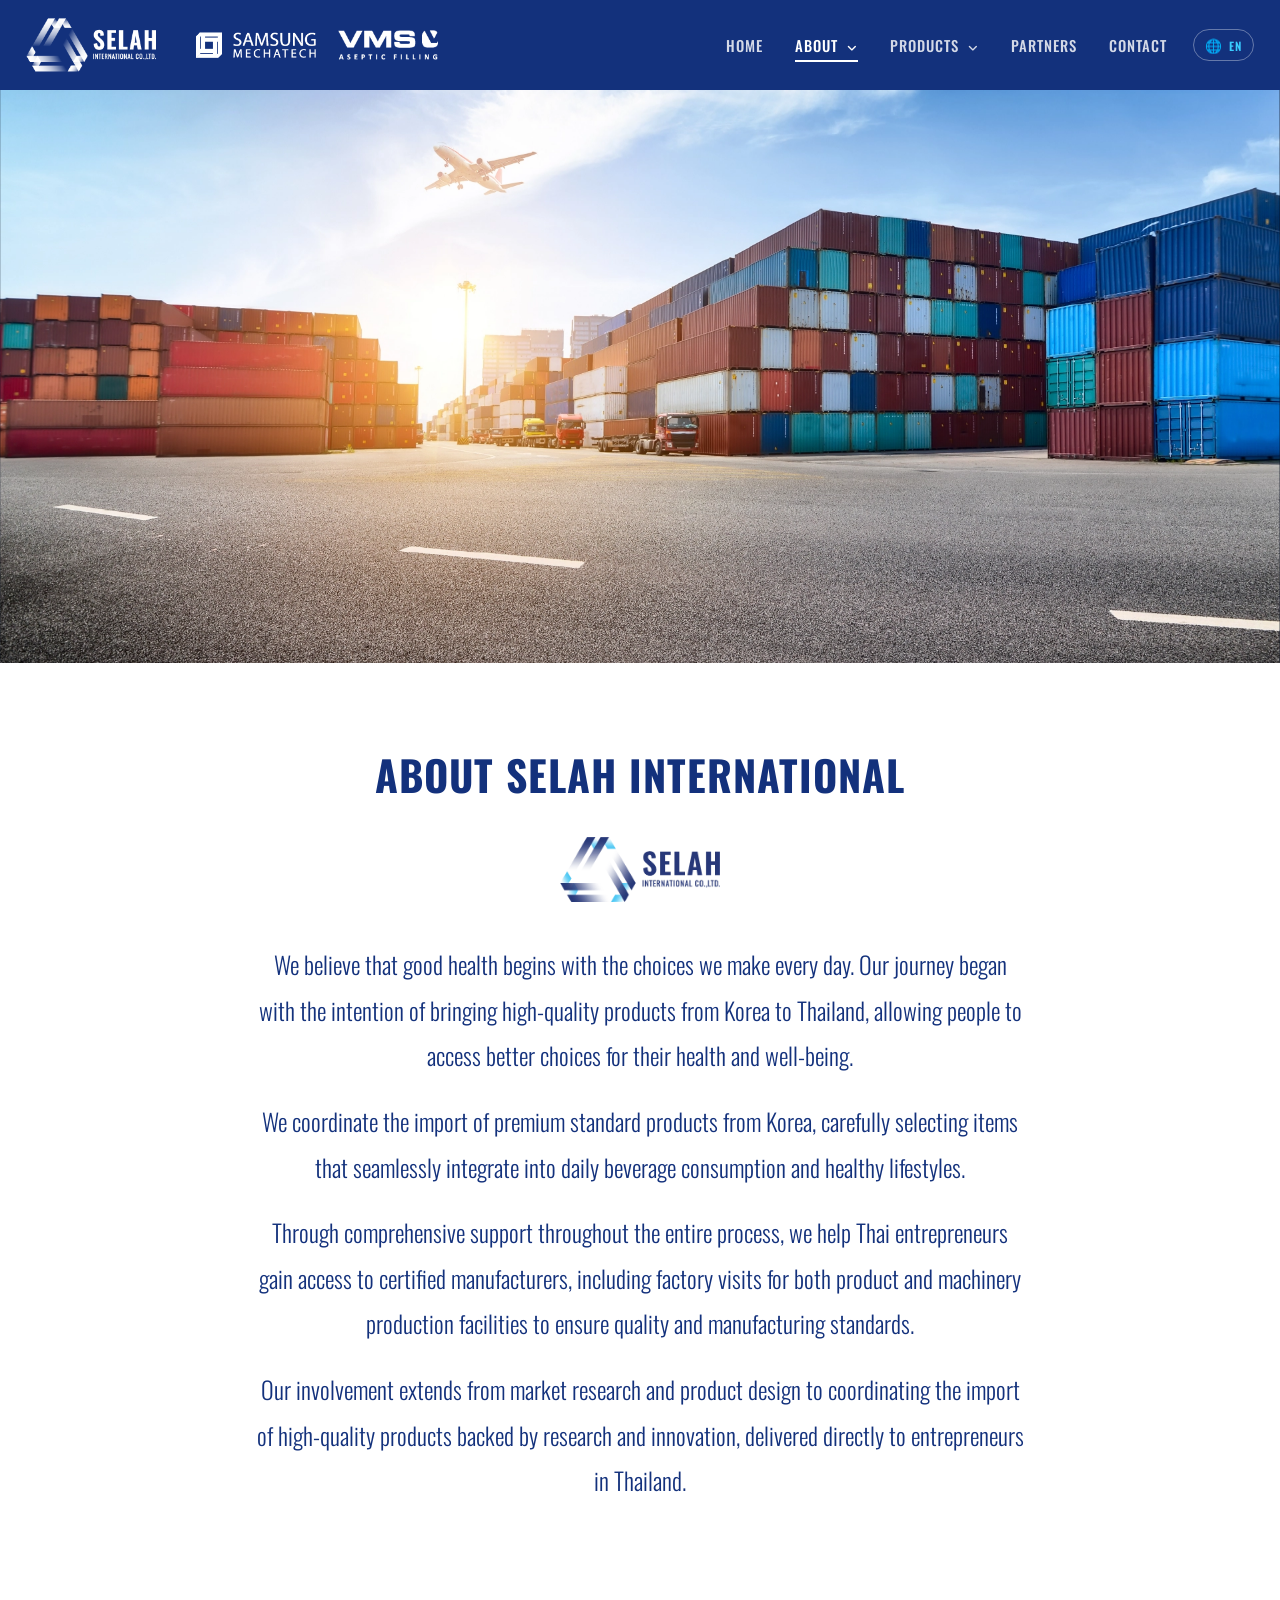
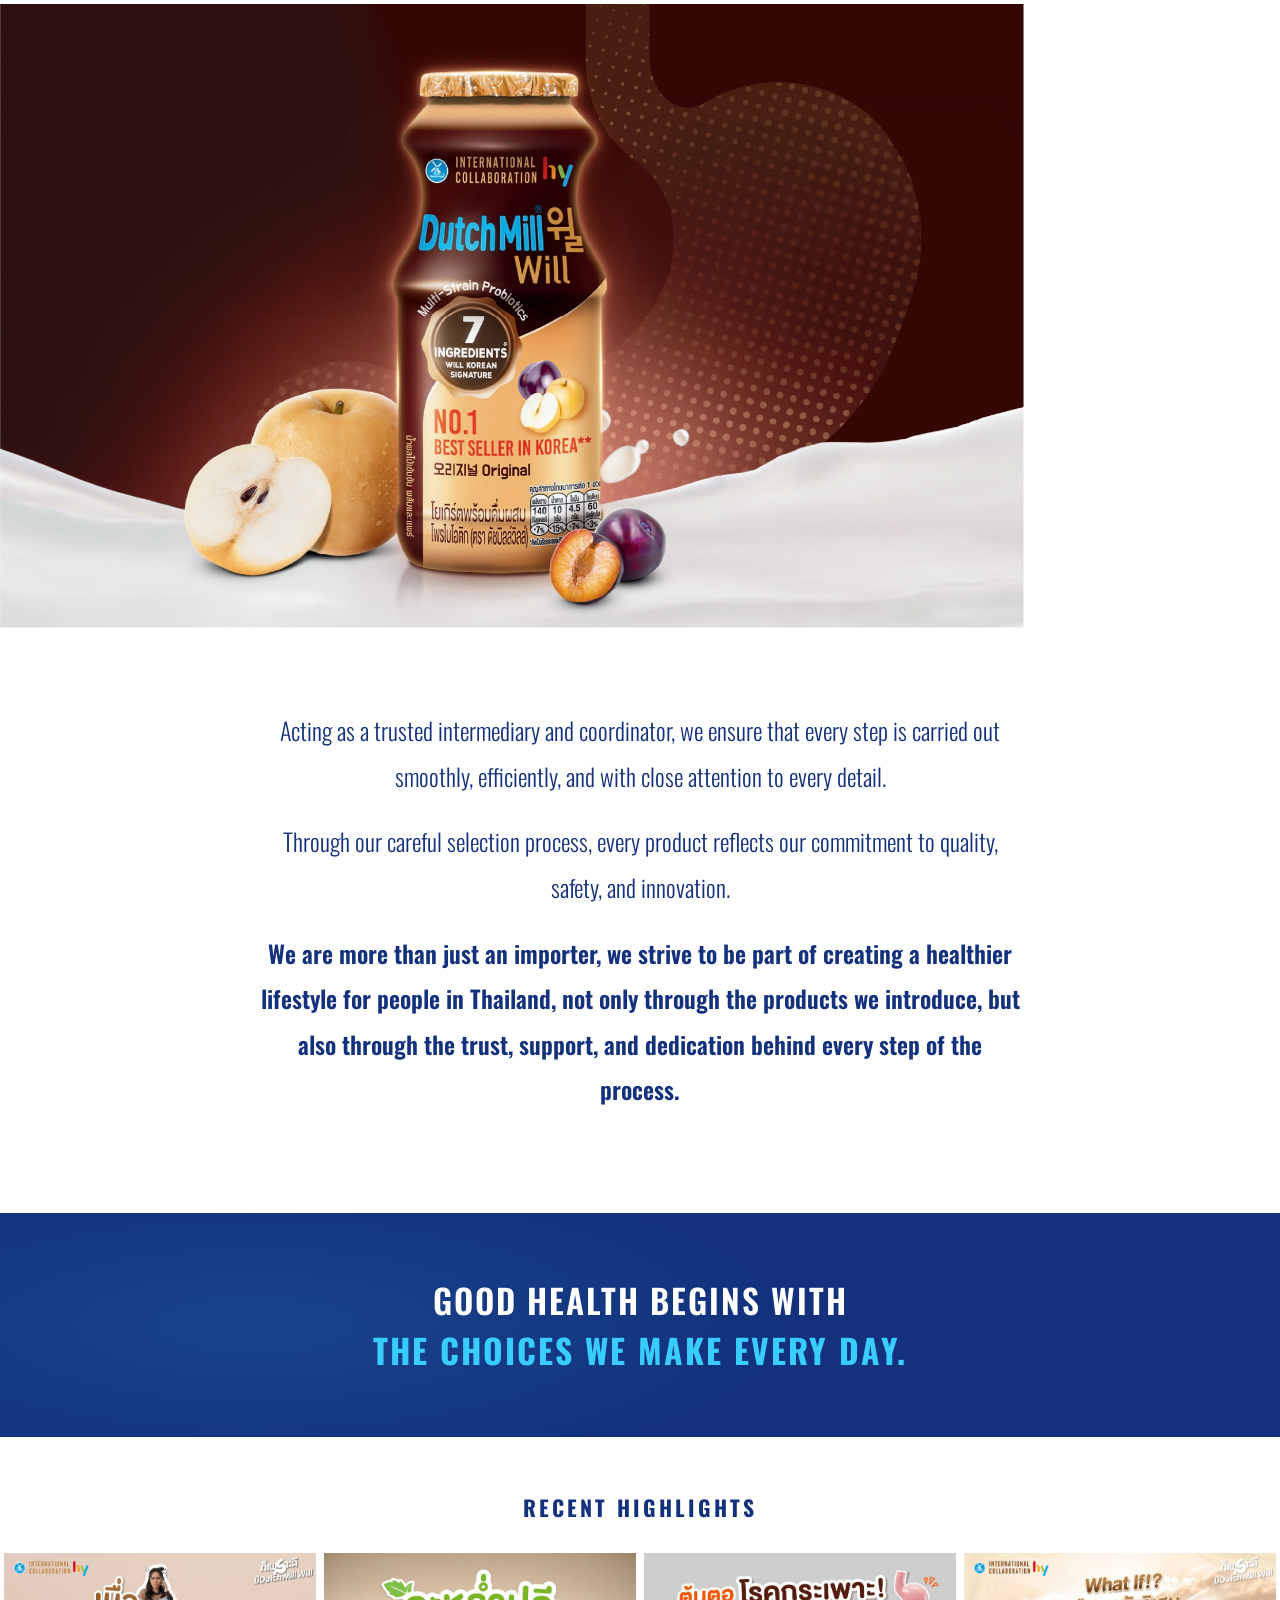
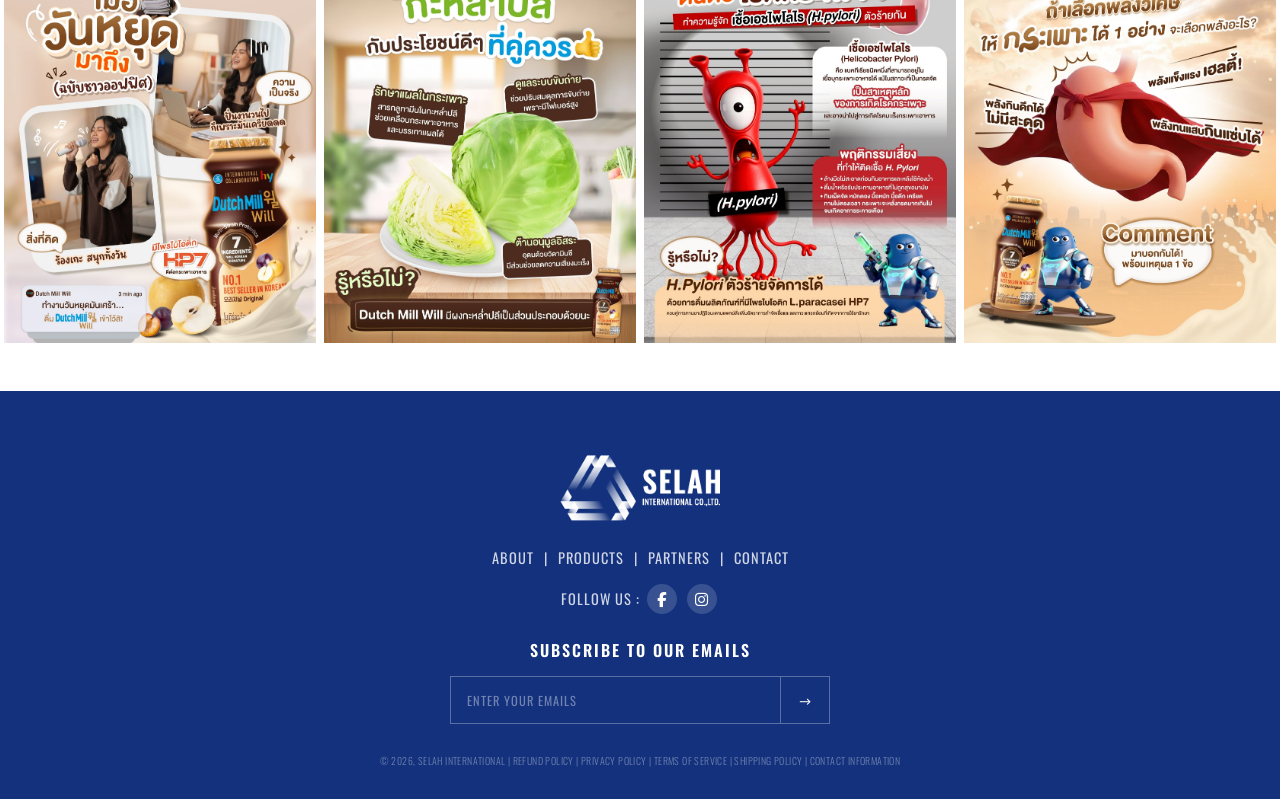
<file: about.html>
<!DOCTYPE html>
<html lang="en">
<head>
  <meta charset="UTF-8">
  <meta name="viewport" content="width=device-width, initial-scale=1.0">
  <title>ABOUT — SELAH INTERNATIONAL</title>
  <link rel="stylesheet" href="css/style.css">
</head>
<body data-page="about">

<div id="site-header"></div>

<section class="page-hero">
  <div class="page-hero-bg" data-cms-bg="about-hero" style="background-image:url('images/about-hero.webp')"></div>
</section>

<section class="sec">
  <div class="wrap-sm">
    <h2 class="about-title" data-anim="up" data-i18n="about_title">ABOUT SELAH INTERNATIONAL</h2>
    <div class="about-logo-center" data-anim="up">
      <img src="images/selah-logo.webp" width="160px" alt="">
      
    </div>
    <p class="body-para" data-anim="up" data-i18n="about_p1"></p>
    <p class="body-para" data-anim="up" data-i18n="about_p2"></p>
    <p class="body-para" data-anim="up" data-i18n="about_p3"></p>
    <p class="body-para" data-anim="up" data-i18n="about_p4"></p>
  </div>
</section>

<div class="about-photo" data-anim="fade">
  <img data-cms-img="about-product-photo" src="images/about-product.webp" alt="SELAH product" loading="lazy">
</div>

<section class="sec">
  <div class="wrap-sm">
    <p class="body-para" data-anim="up" data-i18n="about_p5"></p>
    <p class="body-para" data-anim="up" data-i18n="about_p6"></p>
    <p class="body-para bold" data-anim="up" data-i18n="about_p7"></p>
  </div>
</section>

<div class="banner">
  <p class="banner-l1" data-anim="fade" data-i18n="banner_l1">GOOD HEALTH BEGINS WITH</p>
  <p class="banner-l2" data-anim="fade" data-i18n="banner_l2">THE CHOICES WE MAKE EVERY DAY.</p>
</div>

<div class="highlights-sec">
  <p class="highlights-label" data-anim="up" data-i18n="highlights">RECENT HIGHLIGHTS</p>
  <div class="highlights-marquee">
    <div class="highlights-track">
      <div class="highlights-set">
        <div class="highlights-tile"><div class="ht-inner"><img data-cms-img="home-ig-1" src="images/feed-1.jpg" alt="" loading="lazy"></div></div>
        <div class="highlights-tile"><div class="ht-inner"><img data-cms-img="home-ig-2" src="images/feed-2.jpg" alt="" loading="lazy"></div></div>
        <div class="highlights-tile"><div class="ht-inner"><img data-cms-img="home-ig-3" src="images/feed-3.jpg" alt="" loading="lazy"></div></div>
        <div class="highlights-tile"><div class="ht-inner"><img data-cms-img="home-ig-4" src="images/feed-4.jpg" alt="" loading="lazy"></div></div>
        <div class="highlights-tile"><div class="ht-inner"><img data-cms-img="home-ig-5" src="images/feed-5.jpg" alt="" loading="lazy"></div></div>
        <div class="highlights-tile"><div class="ht-inner"><img data-cms-img="home-ig-6" src="images/feed-6.jpg" alt="" loading="lazy"></div></div>
        <div class="highlights-tile"><div class="ht-inner"><img data-cms-img="home-ig-7" src="images/feed-7.jpg" alt="" loading="lazy"></div></div>
        <div class="highlights-tile"><div class="ht-inner"><img data-cms-img="home-ig-8" src="images/feed-8.jpg" alt="" loading="lazy"></div></div>
        <div class="highlights-tile"><div class="ht-inner"><img data-cms-img="home-ig-9" src="images/feed-9.jpg" alt="" loading="lazy"></div></div>
        <div class="highlights-tile"><div class="ht-inner"><img data-cms-img="home-ig-10" src="images/feed-10.jpg" alt="" loading="lazy"></div></div>
      </div>
      <!-- SET 2 -->
      <div class="highlights-set">
        <div class="highlights-tile"><div class="ht-inner"><img data-cms-img="home-ig-1" src="images/feed-1.jpg" alt="" loading="lazy"></div></div>
        <div class="highlights-tile"><div class="ht-inner"><img data-cms-img="home-ig-2" src="images/feed-2.jpg" alt="" loading="lazy"></div></div>
        <div class="highlights-tile"><div class="ht-inner"><img data-cms-img="home-ig-3" src="images/feed-3.jpg" alt="" loading="lazy"></div></div>
        <div class="highlights-tile"><div class="ht-inner"><img data-cms-img="home-ig-4" src="images/feed-4.jpg" alt="" loading="lazy"></div></div>
        <div class="highlights-tile"><div class="ht-inner"><img data-cms-img="home-ig-5" src="images/feed-5.jpg" alt="" loading="lazy"></div></div>
        <div class="highlights-tile"><div class="ht-inner"><img data-cms-img="home-ig-6" src="images/feed-6.jpg" alt="" loading="lazy"></div></div>
        <div class="highlights-tile"><div class="ht-inner"><img data-cms-img="home-ig-7" src="images/feed-7.jpg" alt="" loading="lazy"></div></div>
        <div class="highlights-tile"><div class="ht-inner"><img data-cms-img="home-ig-8" src="images/feed-8.jpg" alt="" loading="lazy"></div></div>
        <div class="highlights-tile"><div class="ht-inner"><img data-cms-img="home-ig-9" src="images/feed-9.jpg" alt="" loading="lazy"></div></div>
        <div class="highlights-tile"><div class="ht-inner"><img data-cms-img="home-ig-10" src="images/feed-10.jpg" alt="" loading="lazy"></div></div>
      </div>
    </div>
  </div>
</div>

<div id="site-footer"></div>

<script src="js/i18n.js"></script>
<script src="js/main.js"></script>
<script src="js/cms.js"></script>
<script src="js/includes.js"></script>
</body>
</html>
</file>
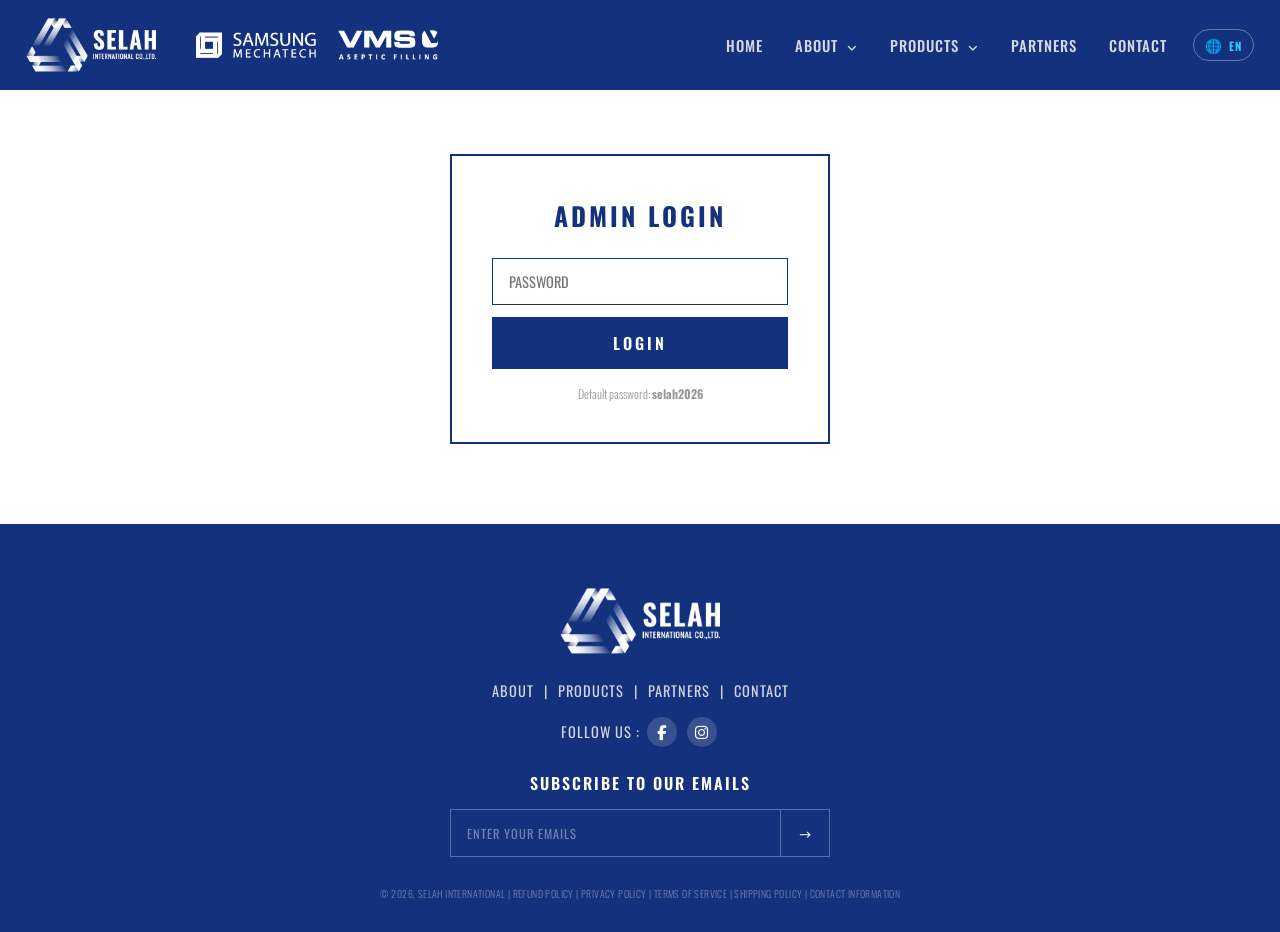
<file: admin.html>
<!DOCTYPE html>
<html lang="en">
<head>
  <meta charset="UTF-8">
  <meta name="viewport" content="width=device-width, initial-scale=1.0">
  <title>Admin — SELAH INTERNATIONAL</title>
  <link rel="stylesheet" href="css/style.css">
  <style>
    .admin-wrap{max-width:900px;margin:0 auto;padding:40px 24px}
    .admin-title{font-family:'Oswald',sans-serif;font-size:2rem;font-weight:700;
      letter-spacing:4px;color:var(--navy);text-align:center;margin-bottom:8px}
    .admin-sub{text-align:center;color:#666;font-size:.9rem;margin-bottom:36px}
    .login-box{max-width:380px;margin:80px auto;background:#fff;border:2px solid var(--navy);padding:40px;text-align:center}
    .login-box h2{font-family:'Oswald',sans-serif;font-size:1.6rem;font-weight:700;letter-spacing:3px;color:var(--navy);margin-bottom:24px}
    .login-box input{width:100%;border:1.5px solid #ccc;padding:12px 16px;font-size:.9rem;margin-bottom:12px;font-family:inherit;outline:none}
    .login-box input:focus{border-color:var(--navy)}
    .login-box button{width:100%;background:var(--navy);color:#fff;border:none;padding:14px;
      font-family:'Oswald',sans-serif;font-size:1rem;font-weight:600;letter-spacing:3px;cursor:pointer;transition:background .2s}
    .login-box button:hover{background:var(--navy-mid)}
    .login-err{color:#e63030;font-size:.85rem;margin-bottom:12px;display:none}
    .dash{display:none}.dash.active{display:block}
    .dash-cards{display:grid;grid-template-columns:repeat(auto-fill,minmax(250px,1fr));gap:16px;margin-bottom:32px}
    .dash-card{background:var(--navy);color:#fff;padding:24px;border-radius:8px;text-decoration:none;transition:transform .2s,box-shadow .2s;text-align:center}
    .dash-card:hover{transform:translateY(-4px);box-shadow:0 8px 24px rgba(26,43,94,.3)}
    .dash-card h3{font-family:'Oswald',sans-serif;font-size:1.2rem;font-weight:700;letter-spacing:2px;margin-bottom:6px}
    .dash-card p{font-size:.8rem;color:rgba(255,255,255,.7)}
    .dash-section{margin-bottom:32px;border:1px solid #eee;border-radius:8px;overflow:hidden}
    .dash-section-head{background:var(--light-gray);padding:16px 20px;font-family:'Oswald',sans-serif;
      font-size:1rem;font-weight:700;letter-spacing:2px;color:var(--navy);cursor:pointer;display:flex;justify-content:space-between;align-items:center}
    .dash-section-head::after{content:'\\25BC';font-size:.7rem;transition:transform .2s}
    .dash-section.open .dash-section-head::after{transform:rotate(180deg)}
    .dash-section-body{display:none;padding:16px 20px}
    .dash-section.open .dash-section-body{display:block}
    .item-row{display:flex;align-items:center;gap:12px;padding:10px 0;border-bottom:1px solid #f0f0f0}
    .item-row:last-child{border-bottom:none}
    .item-key{font-size:.75rem;font-weight:700;color:var(--navy);letter-spacing:1px;min-width:180px;flex-shrink:0}
    .item-val{font-size:.85rem;color:#444;flex:1;overflow:hidden;text-overflow:ellipsis;white-space:nowrap;max-width:400px}
    .item-val img{height:40px;border-radius:4px;vertical-align:middle}
    .item-actions button{padding:5px 12px;font-size:.75rem;font-weight:700;border:none;border-radius:4px;cursor:pointer;letter-spacing:.5px}
    .btn-del{background:#e63030;color:#fff}.btn-del:hover{background:#c02020}
    .dash-actions{display:flex;gap:12px;flex-wrap:wrap;margin-bottom:24px}
    .dash-actions button{padding:10px 20px;font-weight:700;font-size:.85rem;border:none;border-radius:6px;cursor:pointer;letter-spacing:1px}
    .btn-export{background:#27ae60;color:#fff}.btn-export:hover{background:#219150}
    .btn-import{background:#f39c12;color:#fff}.btn-import:hover{background:#d48a0a}
    .btn-clear{background:#e63030;color:#fff}.btn-clear:hover{background:#c02020}
    .btn-logout{background:#666;color:#fff}.btn-logout:hover{background:#444}
  </style>
</head>
<body data-page="admin">

<div id="site-header"></div>

<!-- LOGIN -->
<div id="loginView">
  <div class="login-box">
    <h2>ADMIN LOGIN</h2>
    <p class="login-err" id="loginErr">Invalid password</p>
    <input type="password" id="loginPass" placeholder="PASSWORD" autofocus>
    <button id="loginBtn">LOGIN</button>
    <p style="margin-top:16px;font-size:.75rem;color:#999">Default password: <strong>selah2026</strong></p>
  </div>
</div>

<!-- DASHBOARD -->
<div id="dashView" class="dash">
  <div class="admin-wrap">
    <h1 class="admin-title">ADMIN DASHBOARD</h1>
    <p class="admin-sub">Manage text and images across the website. Click any element on pages to edit inline.</p>
    <div class="dash-cards">
      <a href="index" class="dash-card"><h3>HOME</h3><p>Edit hero, intro, products</p></a>
      <a href="about" class="dash-card"><h3>ABOUT</h3><p>Edit about &amp; exclusive partners</p></a>
      <a href="products" class="dash-card"><h3>PRODUCTS</h3><p>Edit product timeline</p></a>
      <a href="dutchmill" class="dash-card"><h3>DUTCHMILL WILLS</h3><p>Edit product detail</p></a>
      <a href="maeil" class="dash-card"><h3>MAEIL SOYMILK</h3><p>Edit product detail</p></a>
      <a href="arabus" class="dash-card"><h3>ARABUS COFFEE</h3><p>Edit product detail</p></a>
      <a href="partners" class="dash-card"><h3>PARTNERS</h3><p>Edit partner logos</p></a>
      <a href="contact" class="dash-card"><h3>CONTACT</h3><p>Edit contact info</p></a>
    </div>
    <div class="dash-actions">
      <button class="btn-export" id="btnExport">Export JSON</button>
      <button class="btn-import" id="btnImport">Import JSON</button>
      <input type="file" id="importFile" accept=".json" style="display:none">
      <button class="btn-clear" id="btnClear">Clear All Changes</button>
      <button class="btn-logout" id="btnLogout">Logout</button>
    </div>
    <div id="contentList"></div>
  </div>
</div>

<div id="site-footer"></div>

<script src="js/i18n.js"></script>
<script src="js/main.js"></script>
<script src="js/cms.js"></script>
<script src="js/includes.js"></script>
<script>
(function(){
  'use strict';
  var STORAGE_KEY='selah_cms_data',ADMIN_KEY='selah_admin_logged_in',ADMIN_PASS_KEY='selah_admin_pass',DEFAULT_PASS='selah2026';
  function getPass(){return localStorage.getItem(ADMIN_PASS_KEY)||DEFAULT_PASS}
  function getData(){try{return JSON.parse(localStorage.getItem(STORAGE_KEY))||{}}catch(e){return{}}}
  function saveData(d){localStorage.setItem(STORAGE_KEY,JSON.stringify(d))}
  var loginView=document.getElementById('loginView'),dashView=document.getElementById('dashView');
  function showDash(){loginView.style.display='none';dashView.classList.add('active');renderContent()}
  if(localStorage.getItem(ADMIN_KEY)==='true')showDash();
  document.getElementById('loginBtn').addEventListener('click',doLogin);
  document.getElementById('loginPass').addEventListener('keydown',function(e){if(e.key==='Enter')doLogin()});
  function doLogin(){
    if(document.getElementById('loginPass').value===getPass()){
      localStorage.setItem(ADMIN_KEY,'true');showDash();
    }else{document.getElementById('loginErr').style.display='block'}
  }
  document.getElementById('btnLogout').addEventListener('click',function(){localStorage.removeItem(ADMIN_KEY);location.reload()});
  document.getElementById('btnExport').addEventListener('click',function(){
    var blob=new Blob([JSON.stringify(getData(),null,2)],{type:'application/json'});
    var a=document.createElement('a');a.href=URL.createObjectURL(blob);a.download='selah-cms-data.json';a.click();URL.revokeObjectURL(a.href);
  });
  document.getElementById('btnImport').addEventListener('click',function(){document.getElementById('importFile').click()});
  document.getElementById('importFile').addEventListener('change',function(e){
    var file=e.target.files[0];if(!file)return;var reader=new FileReader();
    reader.onload=function(ev){try{var imp=JSON.parse(ev.target.result);saveData(Object.assign(getData(),imp));renderContent();alert('Imported '+Object.keys(imp).length+' items.')}catch(err){alert('Invalid JSON file.')}};
    reader.readAsText(file);
  });
  document.getElementById('btnClear').addEventListener('click',function(){
    if(confirm('Are you sure? This will remove all CMS changes and restore defaults.')){localStorage.removeItem(STORAGE_KEY);renderContent();alert('All changes cleared.')}
  });
  function renderContent(){
    var data=getData(),keys=Object.keys(data),container=document.getElementById('contentList');
    if(!keys.length){container.innerHTML='<p style="text-align:center;color:#999;padding:40px">No custom content saved yet. Visit any page and click elements to edit them.</p>';return}
    var groups={};keys.forEach(function(k){var p=k.split('-')[0];if(!groups[p])groups[p]=[];groups[p].push(k)});
    var html='';
    for(var g in groups){
      html+='<div class="dash-section open"><div class="dash-section-head">'+g.toUpperCase()+' ('+groups[g].length+')</div><div class="dash-section-body">';
      groups[g].forEach(function(key){
        var val=data[key],isImg=val.startsWith('http')||val.startsWith('data:image')||val.startsWith('images/');
        var preview=isImg?'<img src="'+val.replace(/"/g,'&quot;')+'" alt="preview">':val.substring(0,80)+(val.length>80?'...':'');
        html+='<div class="item-row"><div class="item-key">'+key+'</div><div class="item-val">'+preview+'</div><div class="item-actions"><button class="btn-del" data-key="'+key+'">Delete</button></div></div>';
      });
      html+='</div></div>';
    }
    container.innerHTML=html;
    container.querySelectorAll('.dash-section-head').forEach(function(h){h.addEventListener('click',function(){h.parentElement.classList.toggle('open')})});
    container.querySelectorAll('.btn-del').forEach(function(b){b.addEventListener('click',function(){var d=getData();delete d[b.getAttribute('data-key')];saveData(d);renderContent()})});
  }
})();
</script>
</body>
</html>
</file>
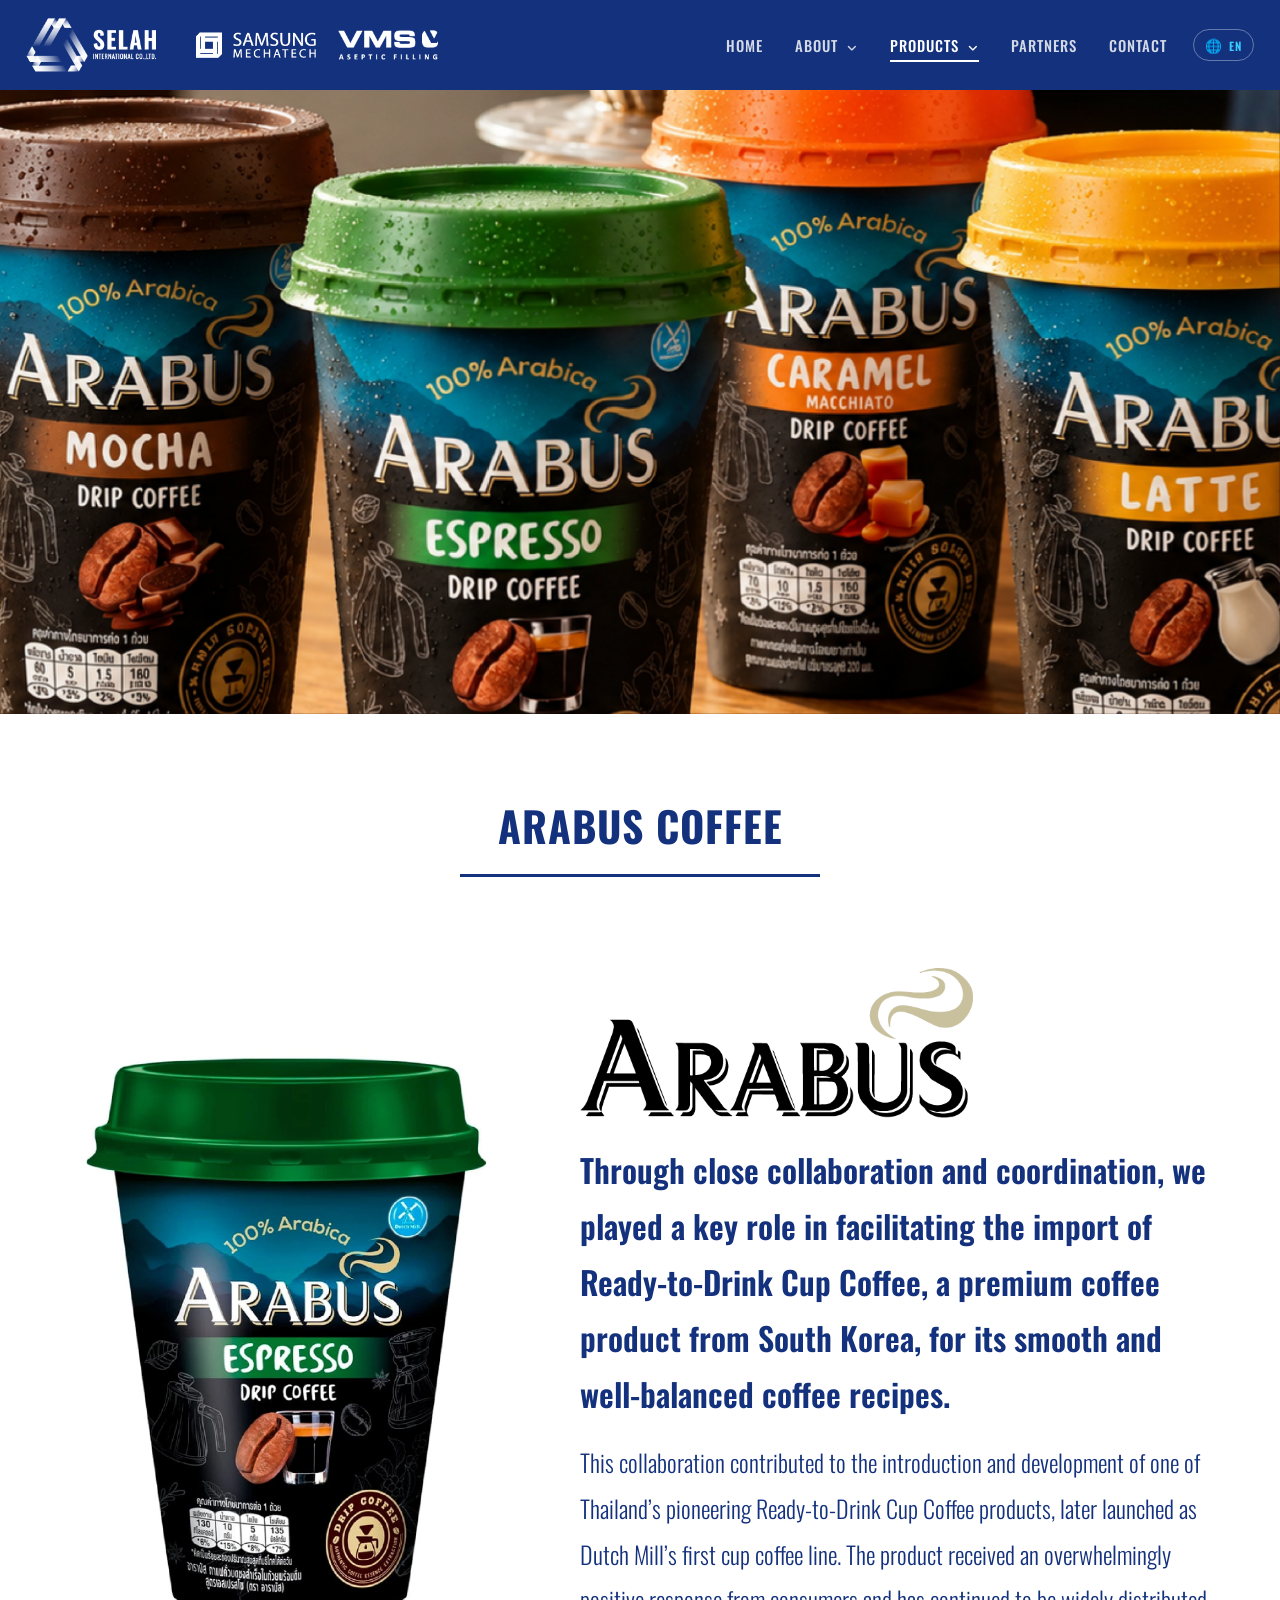
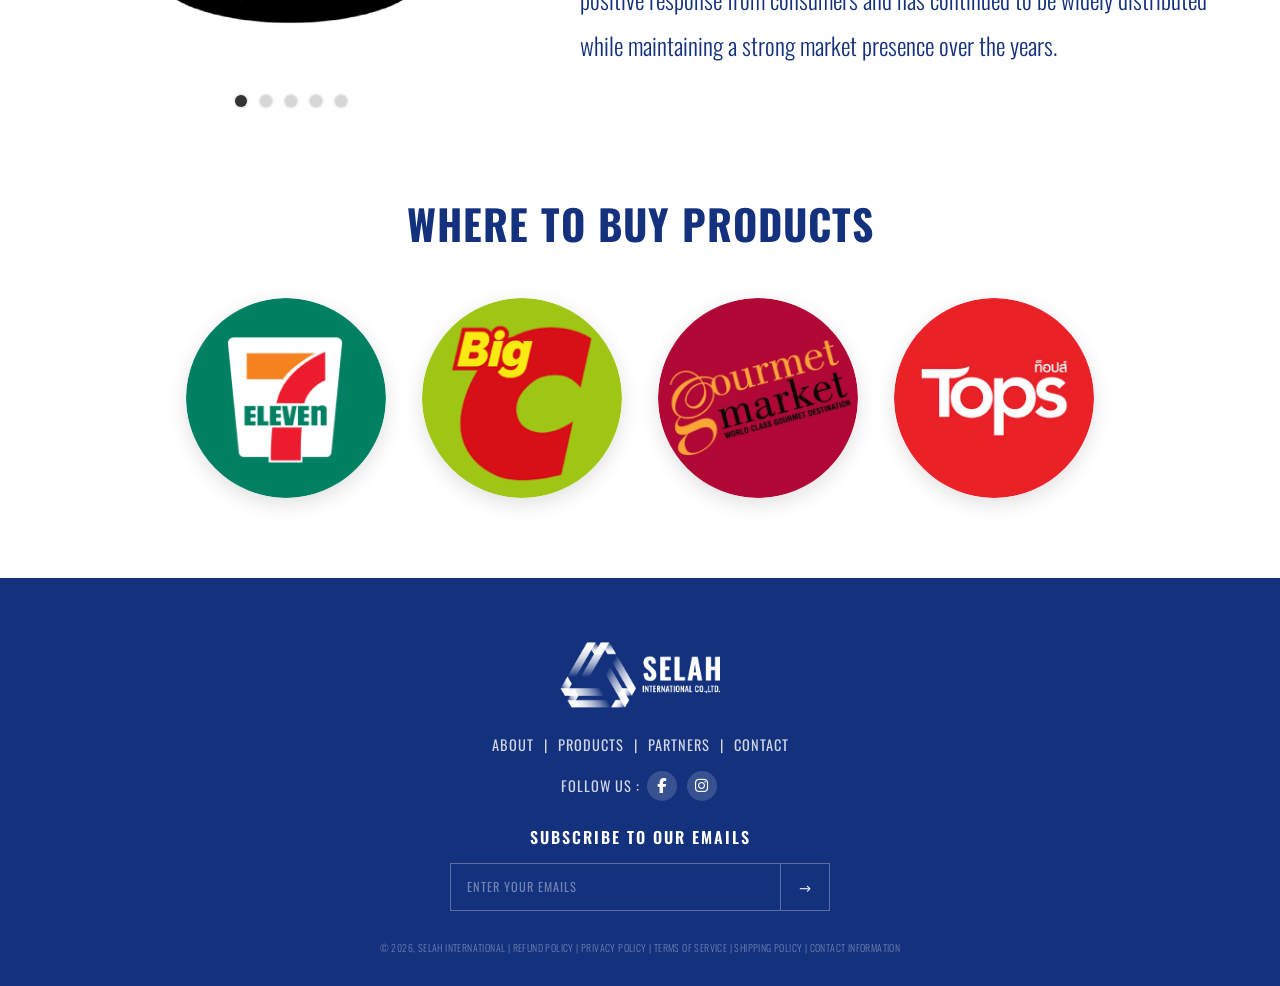
<file: arabus.html>
<!DOCTYPE html>
<html lang="en">
<head>
  <meta charset="UTF-8">
  <meta name="viewport" content="width=device-width, initial-scale=1.0">
  <title>ARABUS COFFEE — SELAH INTERNATIONAL</title>
  <link rel="stylesheet" href="css/style.css">
</head>
<body data-page="products">

<div id="site-header"></div>

<section class="prod-hero">
  <div class="prod-hero-bg" data-cms-bg="arabus-hero" style="background-image:url('images/Asset 46.webp')"></div>
</section>

<section class="sec">
  <div class="wrap">
    <h2 class="prod-page-title" data-anim="up" data-i18n="prod_arabus">ARABUS COFFEE</h2>
    <div class="prod-detail-grid" style="margin-top:48px">
      <div class="bottle-wrap" data-anim="left" style="position: relative; overflow: hidden; border-radius: 8px;">
        <div class="bottle-slider-container" style="display: flex; transition: transform 0.5s ease-in-out;">
          <img data-cms-img="arabus-photo-1" src="images/arabus-01.webp" alt="Arabus Coffee 1" loading="lazy" style="flex: 0 0 100%; max-width: 100%; object-fit: contain;">
          <!-- TODO: เปลี่ยนภาพด้านล่างเป็นภาพสินค้ามุมอื่นๆ -->
          <img data-cms-img="arabus-photo-2" src="images/arabus-02.webp" alt="Arabus Coffee 2" loading="lazy" style="flex: 0 0 100%; max-width: 100%; object-fit: contain;">
          <img data-cms-img="arabus-photo-3" src="images/arabus-03.webp" alt="Arabus Coffee 3" loading="lazy" style="flex: 0 0 100%; max-width: 100%; object-fit: contain;">
          <img data-cms-img="arabus-photo-4" src="images/arabus-04.webp" alt="Arabus Coffee 4" loading="lazy" style="flex: 0 0 100%; max-width: 100%; object-fit: contain;">
          <img data-cms-img="arabus-photo-5" src="images/arabus-05.webp" alt="Arabus Coffee 5" loading="lazy" style="flex: 0 0 100%; max-width: 100%; object-fit: contain;">
        </div>
        <div class="slider-dots" style="position: absolute; bottom: 0px; width: 100%; text-align: center; z-index: 10;">
          <span class="dot" onclick="currentSlide(0)" style="cursor: pointer; height: 12px; width: 12px; margin: 0 5px; background-color: #333; border-radius: 50%; display: inline-block; transition: background-color 0.3s; box-shadow: 0 0 3px rgba(0,0,0,0.3);"></span>
          <span class="dot" onclick="currentSlide(1)" style="cursor: pointer; height: 12px; width: 12px; margin: 0 5px; background-color: rgba(204, 204, 204, 0.8); border-radius: 50%; display: inline-block; transition: background-color 0.3s; box-shadow: 0 0 3px rgba(0,0,0,0.3);"></span>
          <span class="dot" onclick="currentSlide(2)" style="cursor: pointer; height: 12px; width: 12px; margin: 0 5px; background-color: rgba(204, 204, 204, 0.8); border-radius: 50%; display: inline-block; transition: background-color 0.3s; box-shadow: 0 0 3px rgba(0,0,0,0.3);"></span>
          <span class="dot" onclick="currentSlide(3)" style="cursor: pointer; height: 12px; width: 12px; margin: 0 5px; background-color: rgba(204, 204, 204, 0.8); border-radius: 50%; display: inline-block; transition: background-color 0.3s; box-shadow: 0 0 3px rgba(0,0,0,0.3);"></span>
          <span class="dot" onclick="currentSlide(4)" style="cursor: pointer; height: 12px; width: 12px; margin: 0 5px; background-color: rgba(204, 204, 204, 0.8); border-radius: 50%; display: inline-block; transition: background-color 0.3s; box-shadow: 0 0 3px rgba(0,0,0,0.3);"></span>
        </div>
      </div>
      <div data-anim="right">
        <div class="dm-will-logo"><img data-cms-img="arabus-logo" src="images/arabus-logo.webp" alt="Arabus"></div>
        <p class="prod-lead" data-i18n="arabus_lead"></p>
        <p class="prod-body" data-i18n="arabus_body"></p>
      </div>
    </div>
  </div>
</section>

<section class="sec" style="padding-top:0">
  <div class="wrap-md" style="text-align:center">
    <h2 class="sec-title" data-anim="up" data-i18n="retail_title">WHERE TO BUY PRODUCTS</h2>
    <div class="retail-row" data-stagger>
      <div class="retail-circle" data-anim="scale"><img data-cms-img="home-retail-1" src="images/seven.webp" alt="seven"></div>
      <div class="retail-circle" data-anim="scale"><img data-cms-img="home-retail-2" src="images/bigc.webp" alt="Big C"></div>
      <div class="retail-circle" data-anim="scale"><img data-cms-img="home-retail-3" src="images/gourmet.webp" alt="Gourmet Market"></div>
      <div class="retail-circle" data-anim="scale"><img data-cms-img="home-retail-4" src="images/tops.webp" alt="Tops"></div>
    </div>
  </div>
</section>

<div id="site-footer"></div>

<script src="js/i18n.js"></script>
<script src="js/main.js"></script>
<script src="js/cms.js"></script>
<script src="js/includes.js"></script>

<!-- Product Image Slider Script -->
<script>
document.addEventListener('DOMContentLoaded', function() {
    let slideIndex = 0;
    const container = document.querySelector('.bottle-slider-container');
    const slides = document.querySelectorAll('.bottle-slider-container img');
    const dots = document.querySelectorAll('.slider-dots .dot');
    let slideInterval;

    if (!container || slides.length === 0) return;

    function showSlide(index) {
        if (index >= slides.length) slideIndex = 0;
        if (index < 0) slideIndex = slides.length - 1;
        
        // เลื่อน Container แนวนอน
        container.style.transform = `translateX(-${slideIndex * 100}%)`;
        
        // อัปเดตสถานะจุด Indicator
        dots.forEach(dot => dot.style.backgroundColor = 'rgba(204, 204, 204, 0.8)');
        if (dots[slideIndex]) dots[slideIndex].style.backgroundColor = '#333';
    }

    // สำหรับให้กดเลือกจากจุด Indicator
    window.currentSlide = function(index) {
        slideIndex = index;
        showSlide(slideIndex);
        resetInterval(); // กดแล้วรีเซ็ตเวลา Auto-play
    };

    function nextSlide() {
        slideIndex++;
        showSlide(slideIndex);
    }

    function resetInterval() {
        clearInterval(slideInterval);
        slideInterval = setInterval(nextSlide, 4000); // ตั้ง Auto-play เลื่อนทุกๆ 4 วินาที
    }

    // เริ่มทำงานเมื่อโหลดเสร็จ
    showSlide(slideIndex);
    resetInterval();
});
</script>
</body>
</html>
</file>
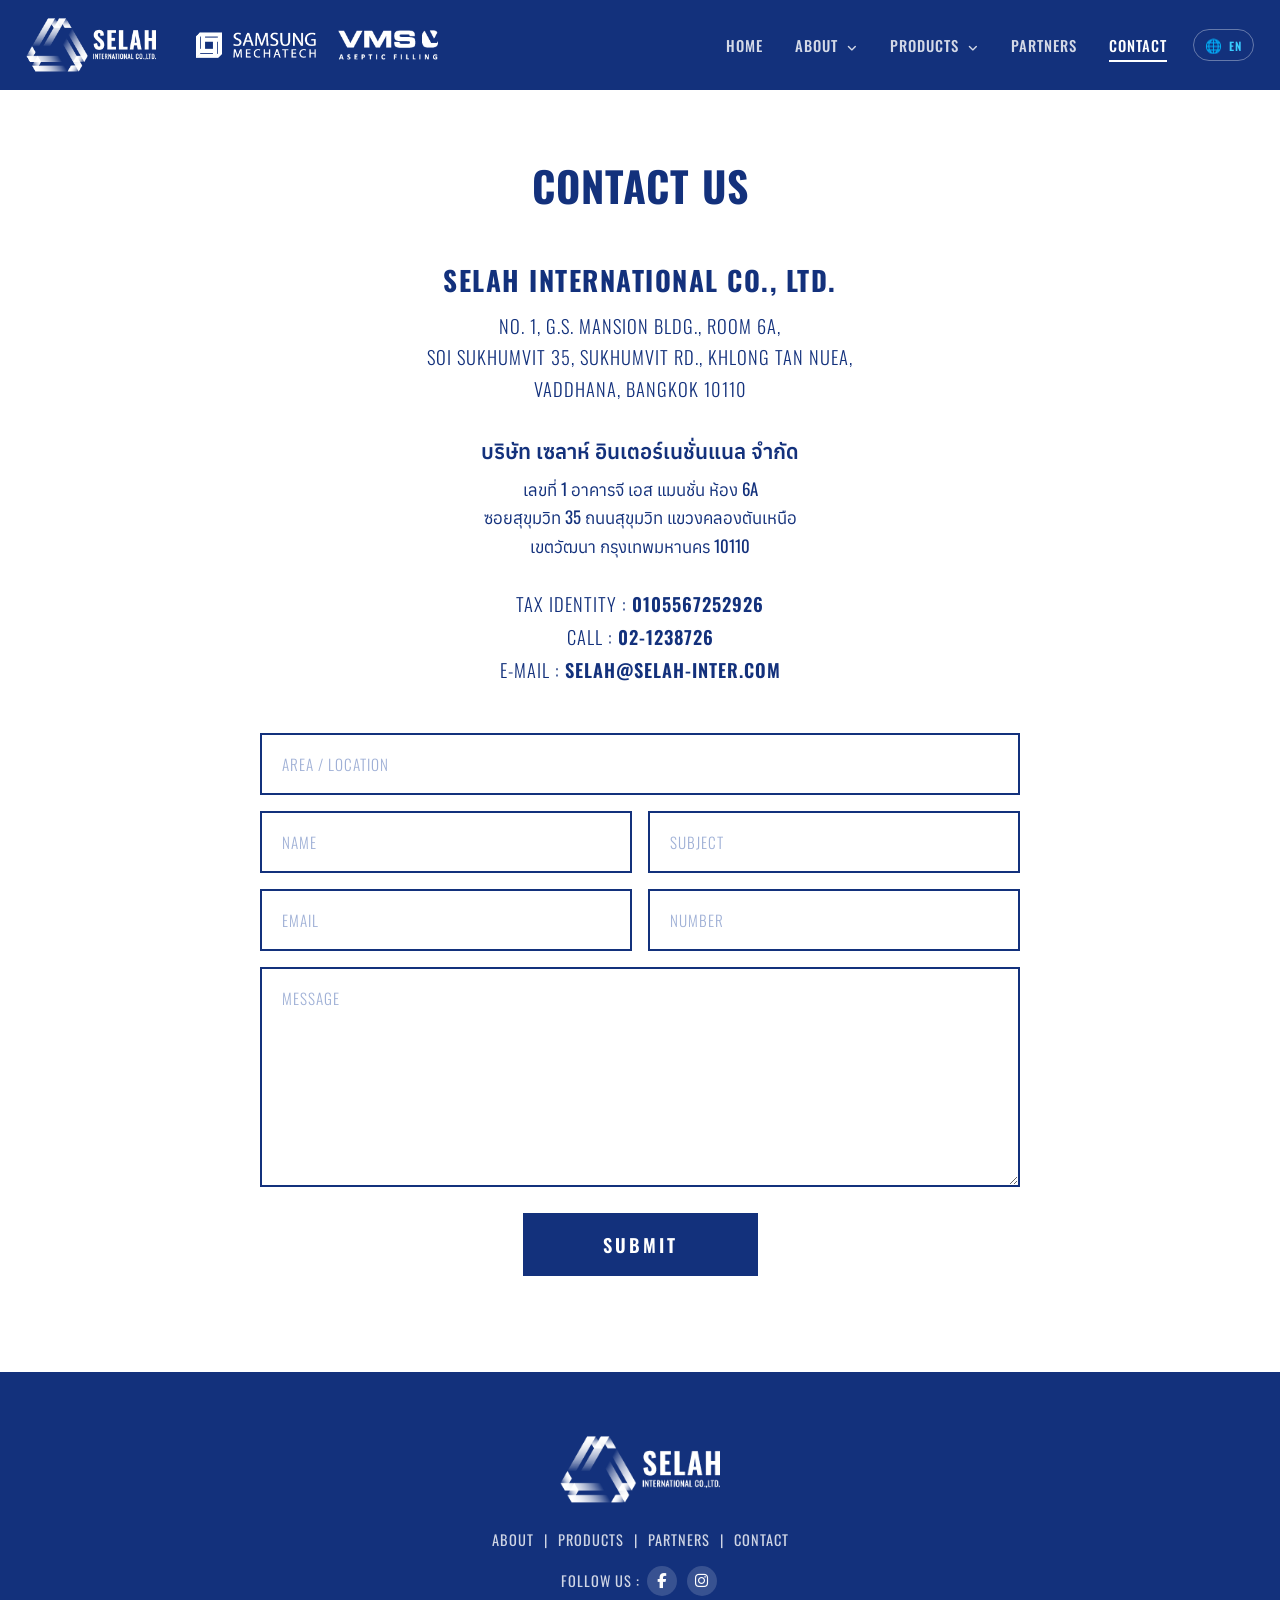
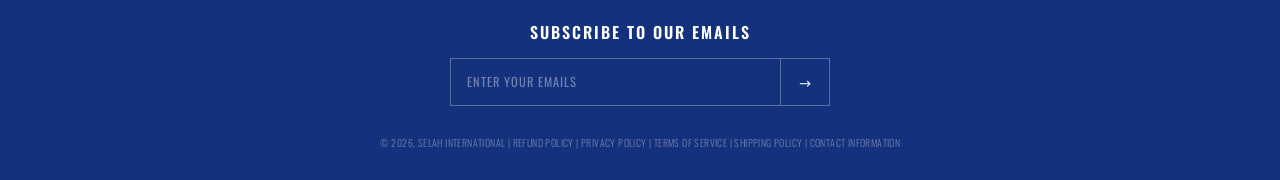
<file: contact.html>
<!DOCTYPE html>
<html lang="en">
<head>
  <meta charset="UTF-8">
  <meta name="viewport" content="width=device-width, initial-scale=1.0">
  <title>CONTACT — SELAH INTERNATIONAL</title>
  <link rel="stylesheet" href="css/style.css">
</head>
<body data-page="contact">

<div id="site-header"></div>

<section class="sec">
  <div class="wrap-md">
    <h2 class="sec-title" data-anim="up" data-i18n="contact_title">CONTACT US</h2>

    <div class="contact-info" data-anim="up">
      <p class="ci-name-en">SELAH INTERNATIONAL CO., LTD.</p>
      <p class="ci-addr-en">NO. 1, G.S. MANSION BLDG., ROOM 6A,<br>SOI SUKHUMVIT 35, SUKHUMVIT RD., KHLONG TAN NUEA,<br>VADDHANA, BANGKOK 10110</p>
      <p class="ci-name-th">&#3610;&#3619;&#3636;&#3625;&#3633;&#3607; &#3648;&#3595;&#3621;&#3634;&#3627;&#3660; &#3629;&#3636;&#3609;&#3648;&#3605;&#3629;&#3619;&#3660;&#3648;&#3609;&#3594;&#3633;&#3656;&#3609;&#3649;&#3609;&#3621; &#3592;&#3635;&#3585;&#3633;&#3604;</p>
      <p class="ci-addr-th">&#3648;&#3621;&#3586;&#3607;&#3637;&#3656; 1 &#3629;&#3634;&#3588;&#3634;&#3619;&#3592;&#3637; &#3648;&#3629;&#3626; &#3649;&#3617;&#3609;&#3594;&#3633;&#3656;&#3609; &#3627;&#3657;&#3629;&#3591; 6A<br>&#3595;&#3629;&#3618;&#3626;&#3640;&#3586;&#3640;&#3617;&#3623;&#3636;&#3607; 35 &#3606;&#3609;&#3609;&#3626;&#3640;&#3586;&#3640;&#3617;&#3623;&#3636;&#3607; &#3649;&#3586;&#3623;&#3591;&#3588;&#3621;&#3629;&#3591;&#3605;&#3633;&#3609;&#3648;&#3627;&#3609;&#3639;&#3629;<br>&#3648;&#3586;&#3605;&#3623;&#3633;&#3602;&#3609;&#3634; &#3585;&#3619;&#3640;&#3591;&#3648;&#3607;&#3614;&#3617;&#3627;&#3634;&#3609;&#3588;&#3619; 10110</p>
      <p class="ci-row">TAX IDENTITY : <strong>0105567252926</strong></p>
      <p class="ci-row">CALL : <strong>02-1238726</strong></p>
      <p class="ci-row">E-MAIL : <strong>SELAH@SELAH-INTER.COM</strong></p>
    </div>

    <form class="cform" action="php/contact.php" method="POST" data-anim="up">
      <div class="cform-row"><input class="cf" type="text" name="location" data-i18n-ph="ph_location" placeholder="AREA / LOCATION"></div>
      <div class="cform-row two">
        <input class="cf" type="text" name="name" data-i18n-ph="ph_name" placeholder="NAME" required>
        <input class="cf" type="text" name="subject" data-i18n-ph="ph_subject" placeholder="SUBJECT">
      </div>
      <div class="cform-row two">
        <input class="cf" type="email" name="email" data-i18n-ph="ph_email" placeholder="EMAIL" required>
        <input class="cf" type="text" name="number" data-i18n-ph="ph_number" placeholder="NUMBER">
      </div>
      <div class="cform-row"><textarea class="cf" name="message" data-i18n-ph="ph_message" placeholder="MESSAGE" required></textarea></div>
      <div class="cform-row center"><button type="submit" class="submit-btn" data-i18n="btn_submit">SUBMIT</button></div>
    </form>
  </div>
</section>

<div id="site-footer"></div>

<script src="js/i18n.js"></script>
<script src="js/main.js"></script>
<script src="js/cms.js"></script>
<script src="js/includes.js"></script>
</body>
</html>
</file>
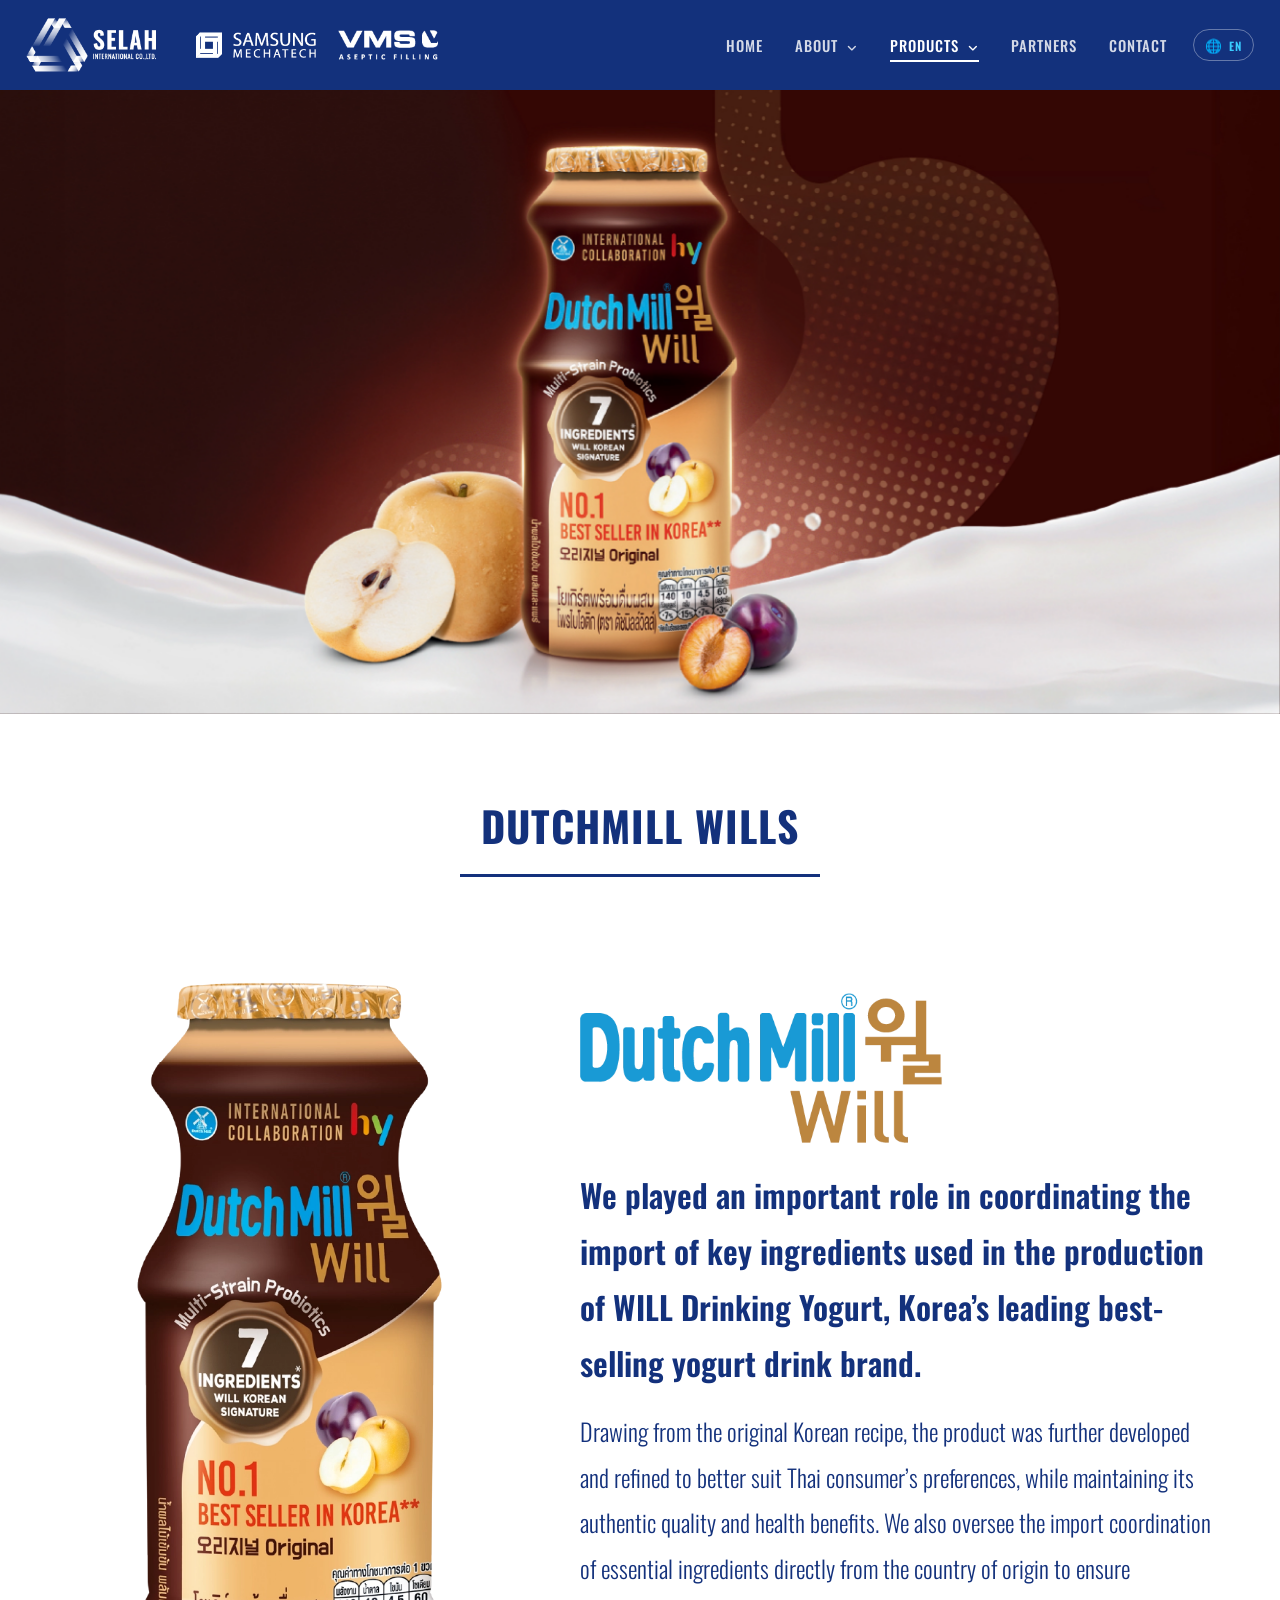
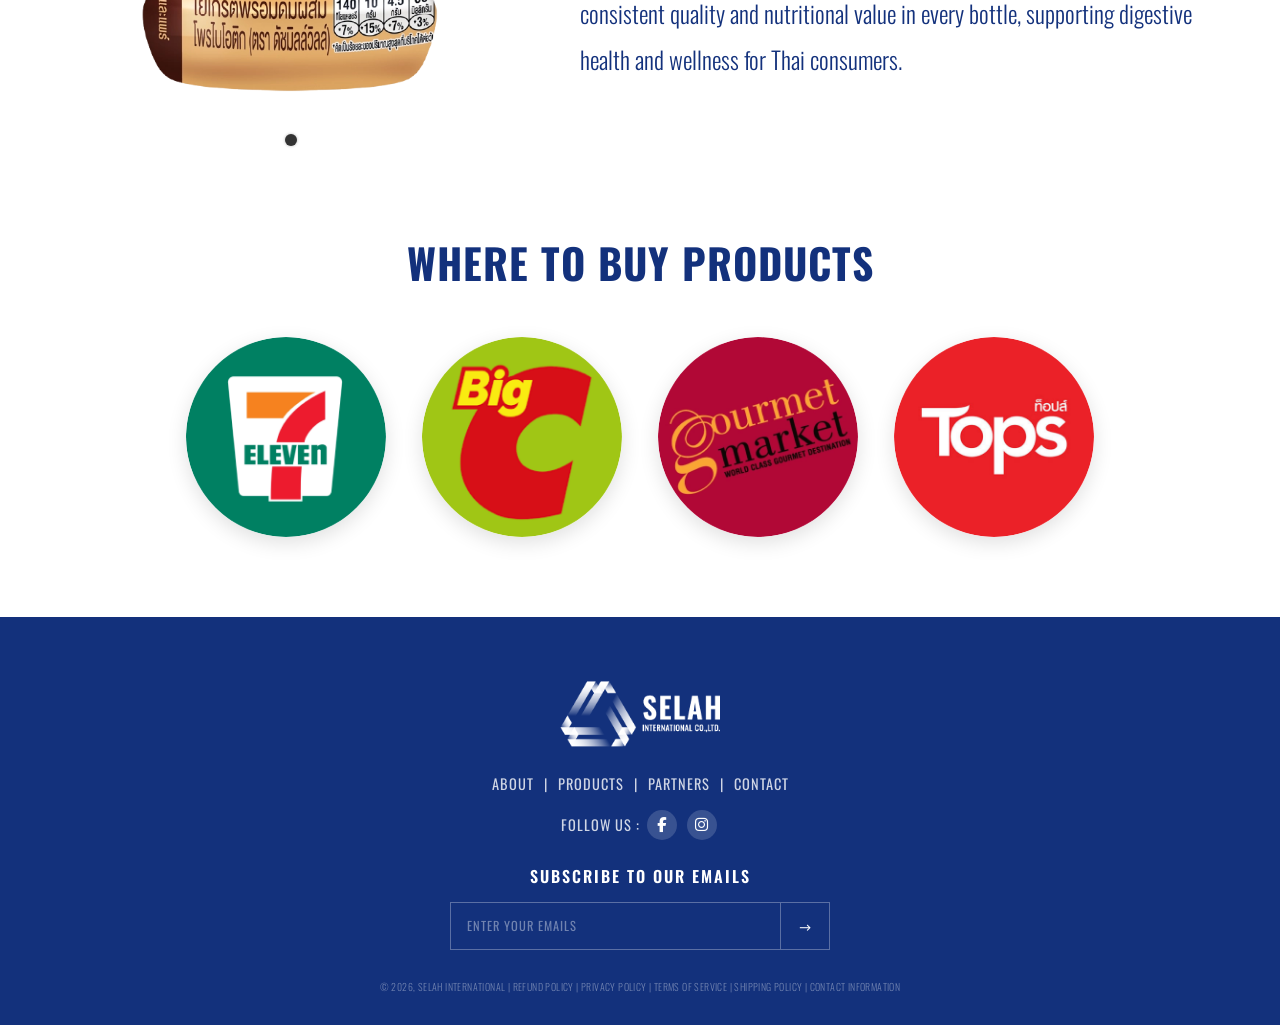
<file: dutchmill.html>
<!DOCTYPE html>
<html lang="en">
<head>
  <meta charset="UTF-8">
  <meta name="viewport" content="width=device-width, initial-scale=1.0">
  <title>DUTCHMILL WILLS — SELAH INTERNATIONAL</title>
  <link rel="stylesheet" href="css/style.css">
</head>
<body data-page="products">

<div id="site-header"></div>

<section class="prod-hero">
  <div class="prod-hero-bg" data-cms-bg="dutchmill-hero" style="background-image:url('images/Asset 48.webp')"></div>
</section>

<section class="sec">
  <div class="wrap">
    <h2 class="prod-page-title" data-anim="up" data-i18n="dutchmill_title">DUTCHMILL WILLS</h2>
    <div class="prod-detail-grid" style="margin-top:48px">
      <div class="bottle-wrap" data-anim="left" style="position: relative; overflow: hidden; border-radius: 8px;">
        <div class="bottle-slider-container" style="display: flex; transition: transform 0.5s ease-in-out;">
          <img data-cms-img="dutchmill-bottle-1" src="images/bottle.webp" alt="DutchMill Will bottle 1" loading="lazy" style="flex: 0 0 100%; max-width: 100%; object-fit: contain;">
          <!-- TODO: เปลี่ยนภาพด้านล่างเป็นภาพสินค้ามุมอื่นๆ -->
        </div>
        <div class="slider-dots" style="position: absolute; bottom: 0px; width: 100%; text-align: center; z-index: 10;">
          <span class="dot" onclick="currentSlide(0)" style="cursor: pointer; height: 12px; width: 12px; margin: 0 5px; background-color: #333; border-radius: 50%; display: inline-block; transition: background-color 0.3s; box-shadow: 0 0 3px rgba(0,0,0,0.3);"></span>
        </div>
      </div>
      <div data-anim="right">
        <div class="dm-will-logo"><img data-cms-img="dutchmill-logo" src="images/dm-will-logo.webp" alt="DutchMill Will"></div>
        <p class="prod-lead" data-i18n="dutchmill_lead"></p>
        <p class="prod-body" data-i18n="dutchmill_body"></p>
      </div>
    </div>
  </div>
</section>

<section class="sec" style="padding-top:0">
  <div class="wrap-md" style="text-align:center">
    <h2 class="sec-title" data-anim="up" data-i18n="retail_title">WHERE TO BUY PRODUCTS</h2>
    <div class="retail-row" data-stagger>
      <div class="retail-circle" data-anim="scale"><img data-cms-img="home-retail-1" src="images/seven.webp" alt="seven"></div>
      <div class="retail-circle" data-anim="scale"><img data-cms-img="home-retail-2" src="images/bigc.webp" alt="Big C"></div>
      <div class="retail-circle" data-anim="scale"><img data-cms-img="home-retail-3" src="images/gourmet.webp" alt="Gourmet Market"></div>
      <div class="retail-circle" data-anim="scale"><img data-cms-img="home-retail-4" src="images/tops.webp" alt="Tops"></div>
    </div>
  </div>
</section>

<div id="site-footer"></div>

<script src="js/i18n.js"></script>
<script src="js/main.js"></script>
<script src="js/cms.js"></script>
<script src="js/includes.js"></script>

<!-- Product Image Slider Script -->
<script>
document.addEventListener('DOMContentLoaded', function() {
    let slideIndex = 0;
    const container = document.querySelector('.bottle-slider-container');
    const slides = document.querySelectorAll('.bottle-slider-container img');
    const dots = document.querySelectorAll('.slider-dots .dot');
    let slideInterval;

    if (!container || slides.length === 0) return;

    function showSlide(index) {
        if (index >= slides.length) slideIndex = 0;
        if (index < 0) slideIndex = slides.length - 1;
        
        // เลื่อน Container แนวนอน
        container.style.transform = `translateX(-${slideIndex * 100}%)`;
        
        // อัปเดตสถานะจุด Indicator
        dots.forEach(dot => dot.style.backgroundColor = 'rgba(204, 204, 204, 0.8)');
        if (dots[slideIndex]) dots[slideIndex].style.backgroundColor = '#333';
    }

    // สำหรับให้กดเลือกจากจุด Indicator
    window.currentSlide = function(index) {
        slideIndex = index;
        showSlide(slideIndex);
        resetInterval(); // กดแล้วรีเซ็ตเวลา Auto-play
    };

    function nextSlide() {
        slideIndex++;
        showSlide(slideIndex);
    }

    function resetInterval() {
        clearInterval(slideInterval);
        slideInterval = setInterval(nextSlide, 4000); // ตั้ง Auto-play เลื่อนทุกๆ 4 วินาที
    }

    // เริ่มทำงานเมื่อโหลดเสร็จ
    showSlide(slideIndex);
    resetInterval();
});
</script>
</body>
</html>
</file>
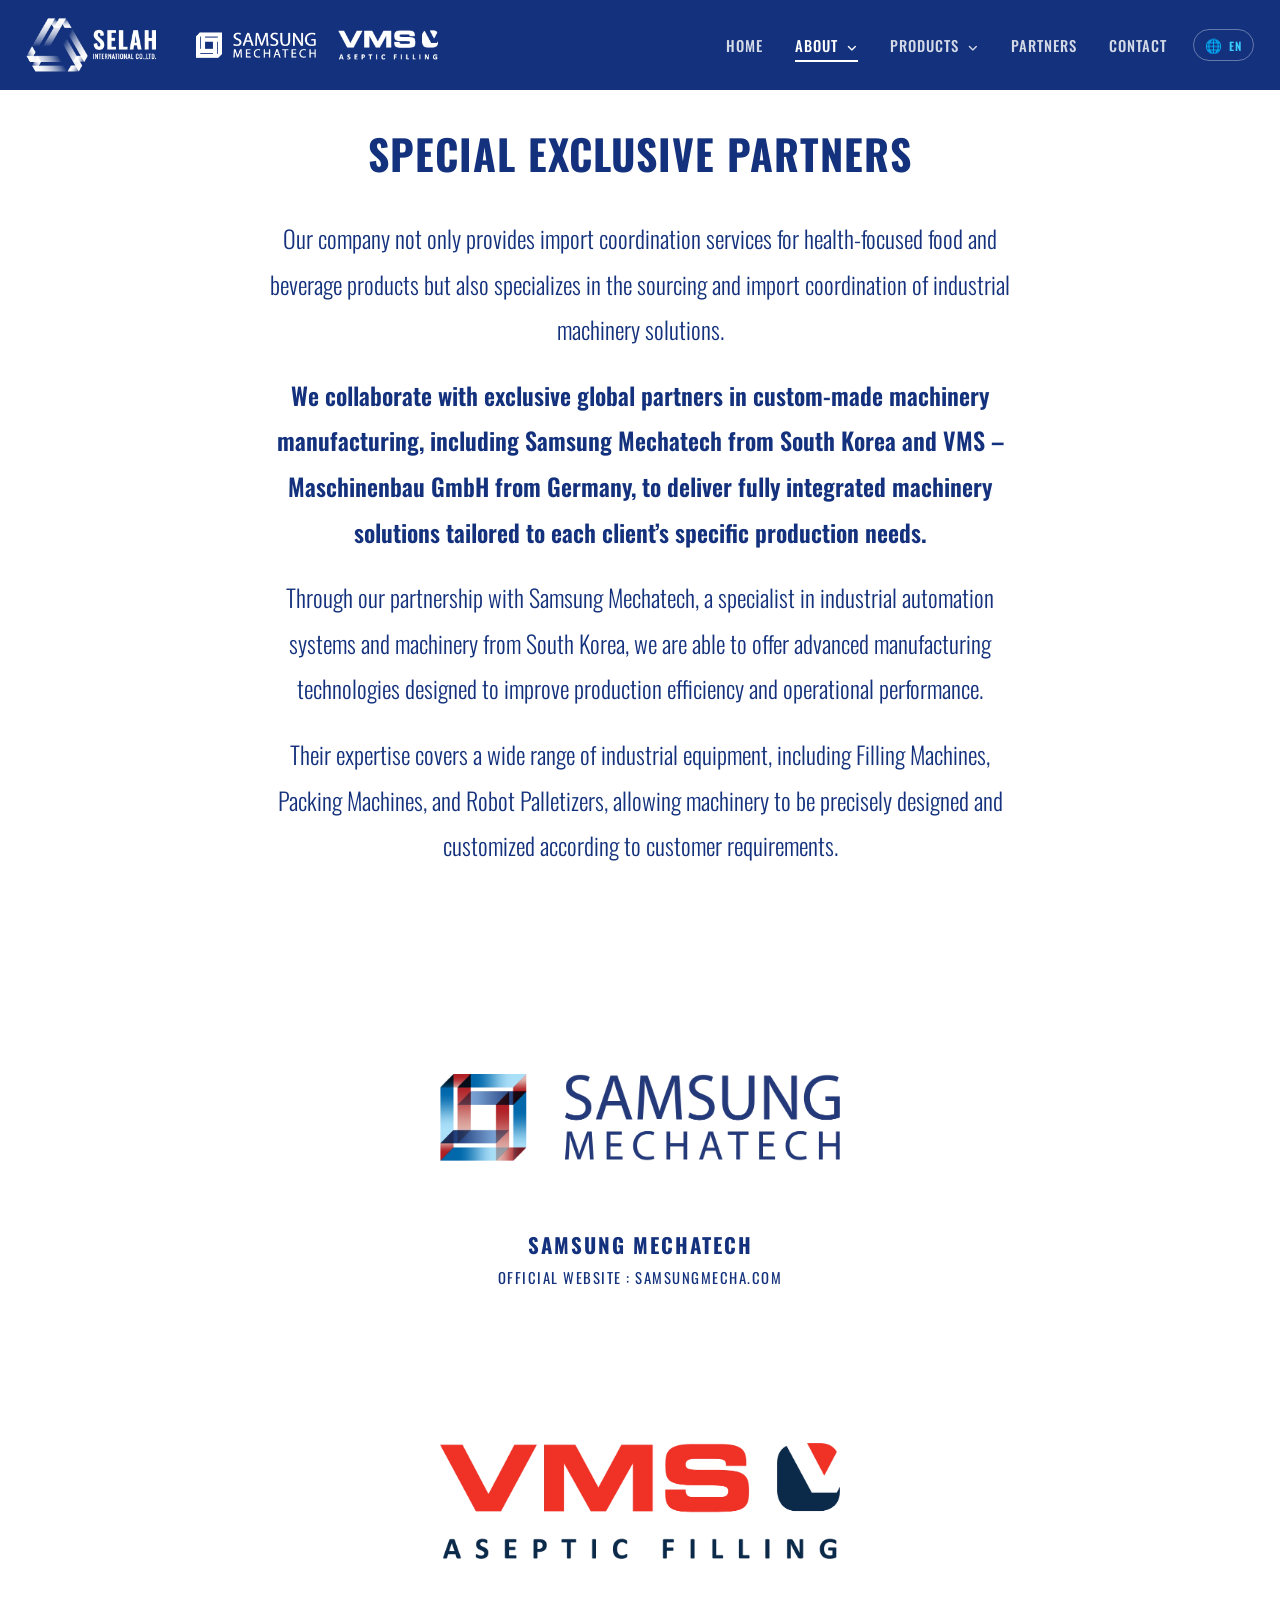
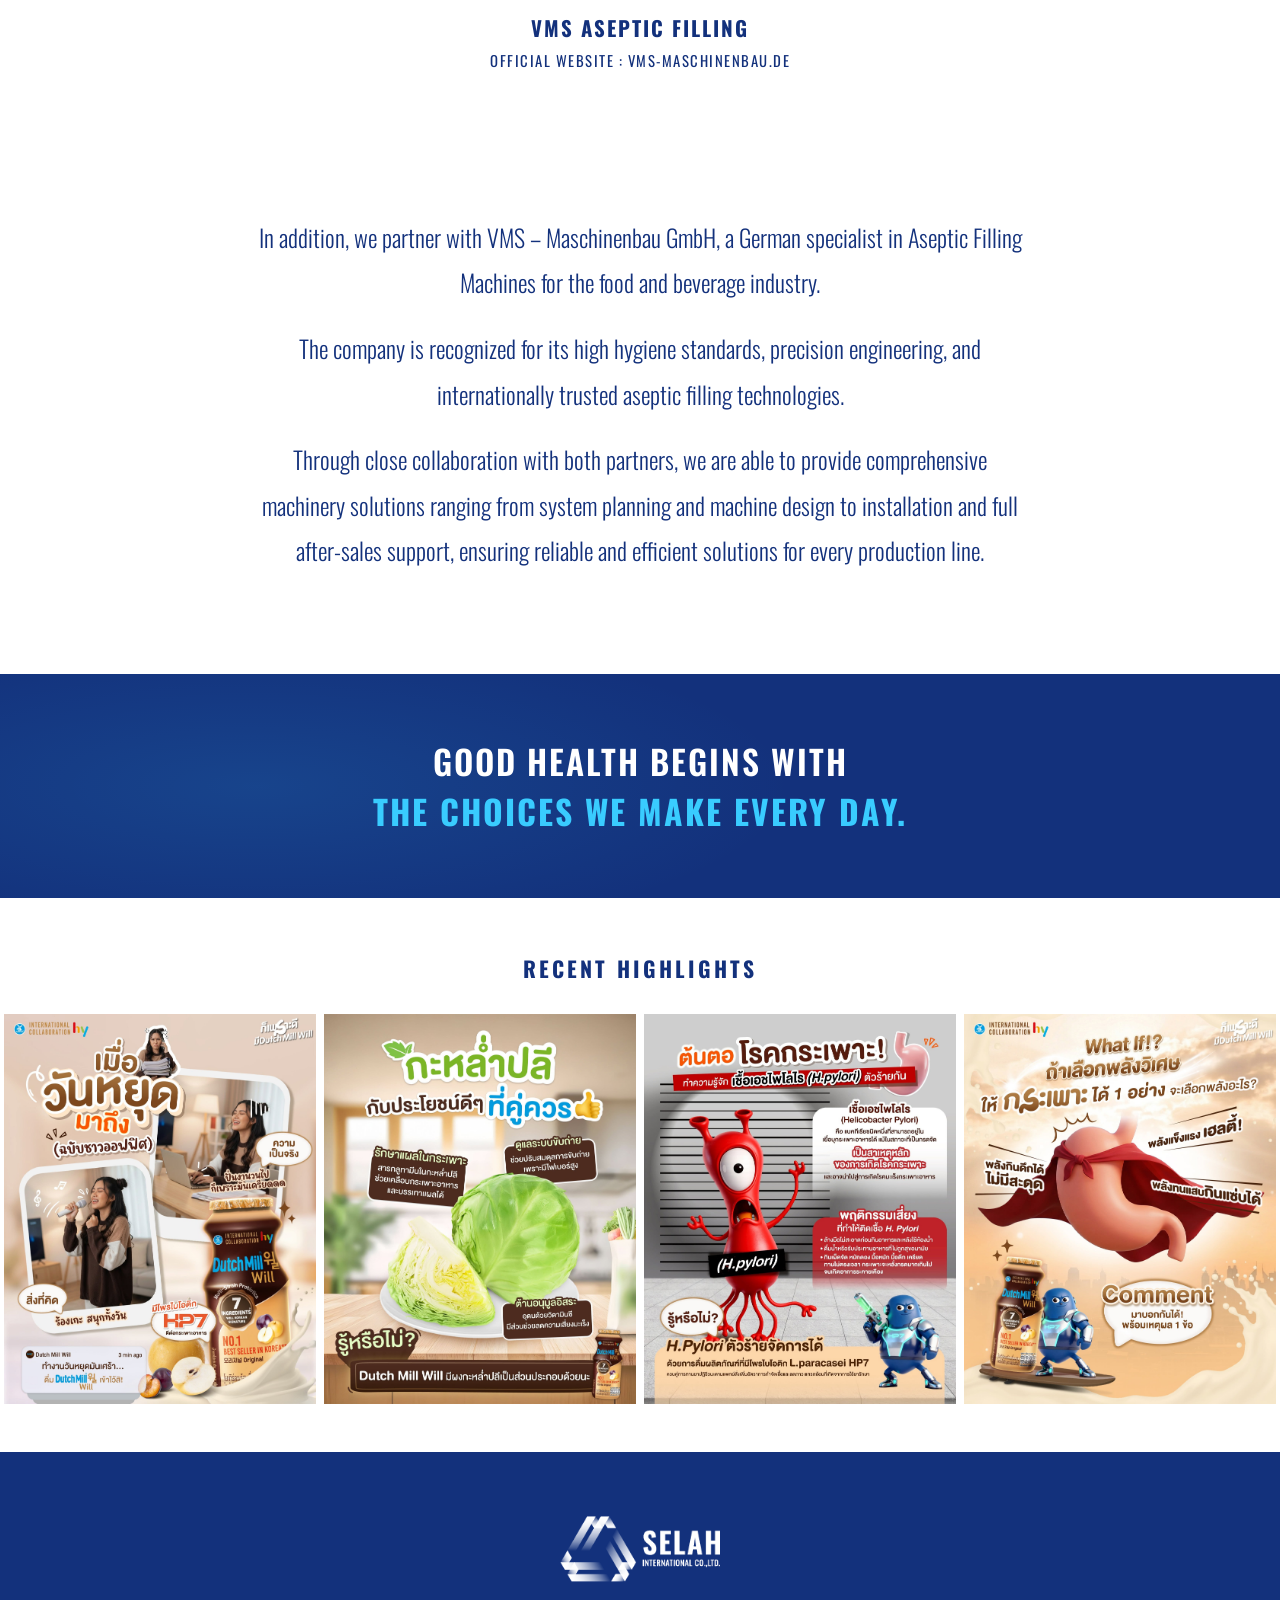
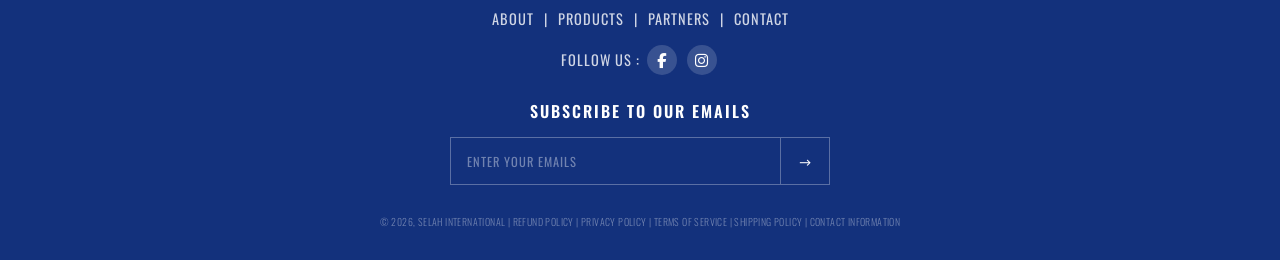
<file: exclusive_partners.html>
<!DOCTYPE html>
<html lang="en">
<head>
  <meta charset="UTF-8">
  <meta name="viewport" content="width=device-width, initial-scale=1.0">
  <title>ABOUT — SELAH INTERNATIONAL</title>
  <link rel="stylesheet" href="css/style.css">
</head>
<body data-page="about">

<div id="site-header"></div>

<section class="sec" style="padding-top:3rem;">
  <div class="wrap-sm">
    <h2 class="sep-title" data-anim="up" data-i18n="sep_title">SPECIAL EXCLUSIVE PARTNERS</h2>
    <p class="body-para" data-anim="up" data-i18n="sep_p1"></p>
    <p class="body-para bold" data-anim="up" data-i18n="sep_p2"></p>
    <p class="body-para" data-anim="up" data-i18n="sep_p3"></p>
    <p class="body-para" data-anim="up" data-i18n="sep_p4"></p>
  </div>
</section>

<div class="partner-block" data-anim="up"  onclick="linkpn('SAMSUNGMECHA.COM')">
  <div class="pb-logo-wrap"><img data-cms-img="sep-samsung-logo" src="images/logo-samsung.webp" alt="Samsung Mechatech" style="max-height:130px;max-width:400px;object-fit:contain"></div>
  <p class="ps-name" data-i18n="sep_samsung_name">SAMSUNG MECHATECH</p>
  <p class="ps-url" data-i18n="sep_samsung_url">OFFICIAL WEBSITE : SAMSUNGMECHA.COM</p>
</div>

<div class="partner-block" data-anim="up"  onclick="linkpn('VMS-MASCHINENBAU.DE')">
  <div class="pb-logo-wrap"><img data-cms-img="sep-vms-logo" src="images/logo-vms.webp" alt="VMS Aseptic Filling" style="max-height:120px;max-width:400px;object-fit:contain"></div>
  <p class="ps-name" data-i18n="sep_vms_name">VMS ASEPTIC FILLING</p>
  <p class="ps-url" data-i18n="sep_vms_url">OFFICIAL WEBSITE : VMS-MASCHINENBAU.DE</p>
</div>

<section class="sec">
  <div class="wrap-sm">
    <p class="body-para" data-anim="up" data-i18n="sep_p5"></p>
    <p class="body-para" data-anim="up" data-i18n="sep_p6"></p>
    <p class="body-para" data-anim="up" data-i18n="sep_p7"></p>
  </div>
</section>

<div class="banner">
  <p class="banner-l1" data-anim="fade" data-i18n="banner_l1">GOOD HEALTH BEGINS WITH</p>
  <p class="banner-l2" data-anim="fade" data-i18n="banner_l2">THE CHOICES WE MAKE EVERY DAY.</p>
</div>

<div class="highlights-sec">
  <p class="highlights-label" data-anim="up" data-i18n="highlights">RECENT HIGHLIGHTS</p>
  <div class="highlights-marquee">
    <div class="highlights-track">
      <div class="highlights-set">
        <div class="highlights-tile"><div class="ht-inner"><img data-cms-img="home-ig-1" src="images/feed-1.jpg" alt="" loading="lazy"></div></div>
        <div class="highlights-tile"><div class="ht-inner"><img data-cms-img="home-ig-2" src="images/feed-2.jpg" alt="" loading="lazy"></div></div>
        <div class="highlights-tile"><div class="ht-inner"><img data-cms-img="home-ig-3" src="images/feed-3.jpg" alt="" loading="lazy"></div></div>
        <div class="highlights-tile"><div class="ht-inner"><img data-cms-img="home-ig-4" src="images/feed-4.jpg" alt="" loading="lazy"></div></div>
        <div class="highlights-tile"><div class="ht-inner"><img data-cms-img="home-ig-5" src="images/feed-5.jpg" alt="" loading="lazy"></div></div>
        <div class="highlights-tile"><div class="ht-inner"><img data-cms-img="home-ig-6" src="images/feed-6.jpg" alt="" loading="lazy"></div></div>
        <div class="highlights-tile"><div class="ht-inner"><img data-cms-img="home-ig-7" src="images/feed-7.jpg" alt="" loading="lazy"></div></div>
        <div class="highlights-tile"><div class="ht-inner"><img data-cms-img="home-ig-8" src="images/feed-8.jpg" alt="" loading="lazy"></div></div>
        <div class="highlights-tile"><div class="ht-inner"><img data-cms-img="home-ig-9" src="images/feed-9.jpg" alt="" loading="lazy"></div></div>
        <div class="highlights-tile"><div class="ht-inner"><img data-cms-img="home-ig-10" src="images/feed-10.jpg" alt="" loading="lazy"></div></div>
      </div>
      <!-- SET 2 -->
      <div class="highlights-set">
        <div class="highlights-tile"><div class="ht-inner"><img data-cms-img="home-ig-1" src="images/feed-1.jpg" alt="" loading="lazy"></div></div>
        <div class="highlights-tile"><div class="ht-inner"><img data-cms-img="home-ig-2" src="images/feed-2.jpg" alt="" loading="lazy"></div></div>
        <div class="highlights-tile"><div class="ht-inner"><img data-cms-img="home-ig-3" src="images/feed-3.jpg" alt="" loading="lazy"></div></div>
        <div class="highlights-tile"><div class="ht-inner"><img data-cms-img="home-ig-4" src="images/feed-4.jpg" alt="" loading="lazy"></div></div>
        <div class="highlights-tile"><div class="ht-inner"><img data-cms-img="home-ig-5" src="images/feed-5.jpg" alt="" loading="lazy"></div></div>
        <div class="highlights-tile"><div class="ht-inner"><img data-cms-img="home-ig-6" src="images/feed-6.jpg" alt="" loading="lazy"></div></div>
        <div class="highlights-tile"><div class="ht-inner"><img data-cms-img="home-ig-7" src="images/feed-7.jpg" alt="" loading="lazy"></div></div>
        <div class="highlights-tile"><div class="ht-inner"><img data-cms-img="home-ig-8" src="images/feed-8.jpg" alt="" loading="lazy"></div></div>
        <div class="highlights-tile"><div class="ht-inner"><img data-cms-img="home-ig-9" src="images/feed-9.jpg" alt="" loading="lazy"></div></div>
        <div class="highlights-tile"><div class="ht-inner"><img data-cms-img="home-ig-10" src="images/feed-10.jpg" alt="" loading="lazy"></div></div>
      </div>
    </div>
  </div>
</div>

<div id="site-footer"></div>

<script src="js/i18n.js"></script>
<script src="js/main.js"></script>
<script src="js/cms.js"></script>
<script src="js/includes.js"></script>
<script>
  function linkpn(link){
    window.open("https://" + link, "_blank");
  }
</script>
</body>
</html>
</file>
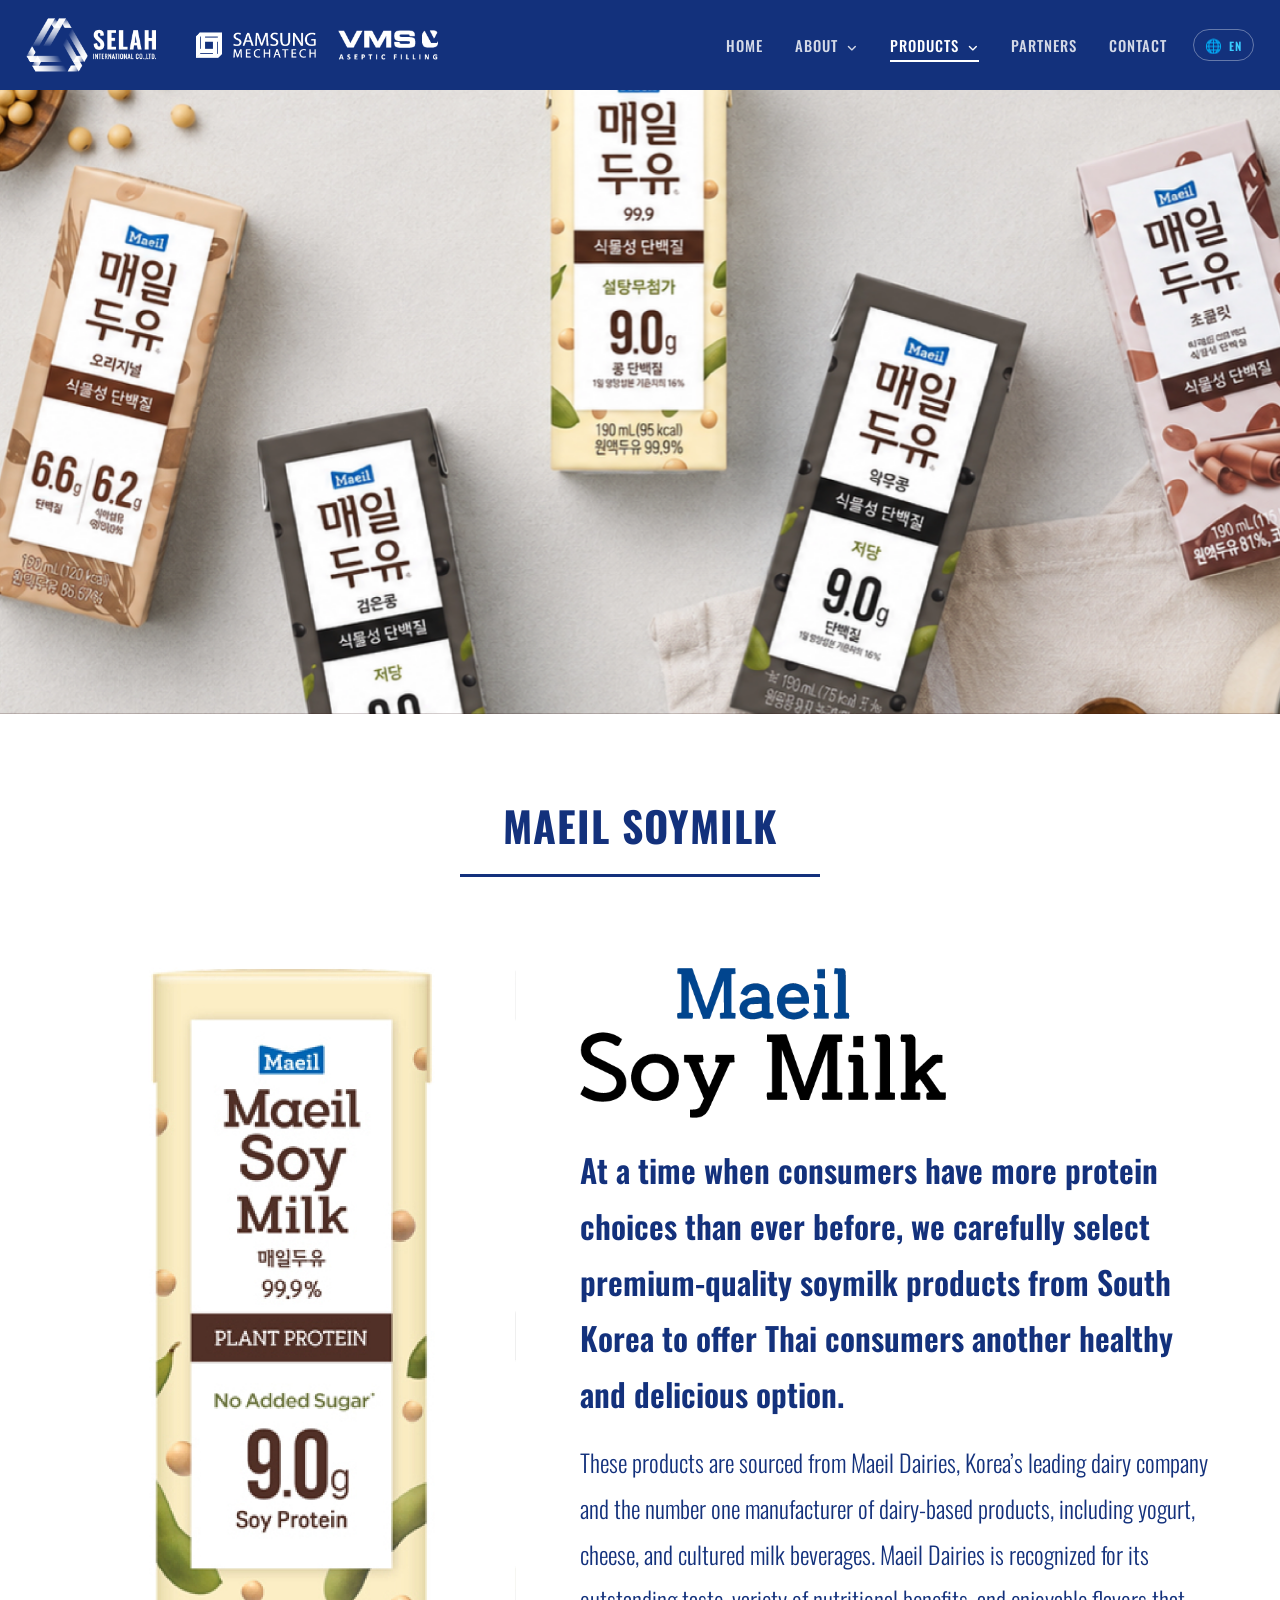
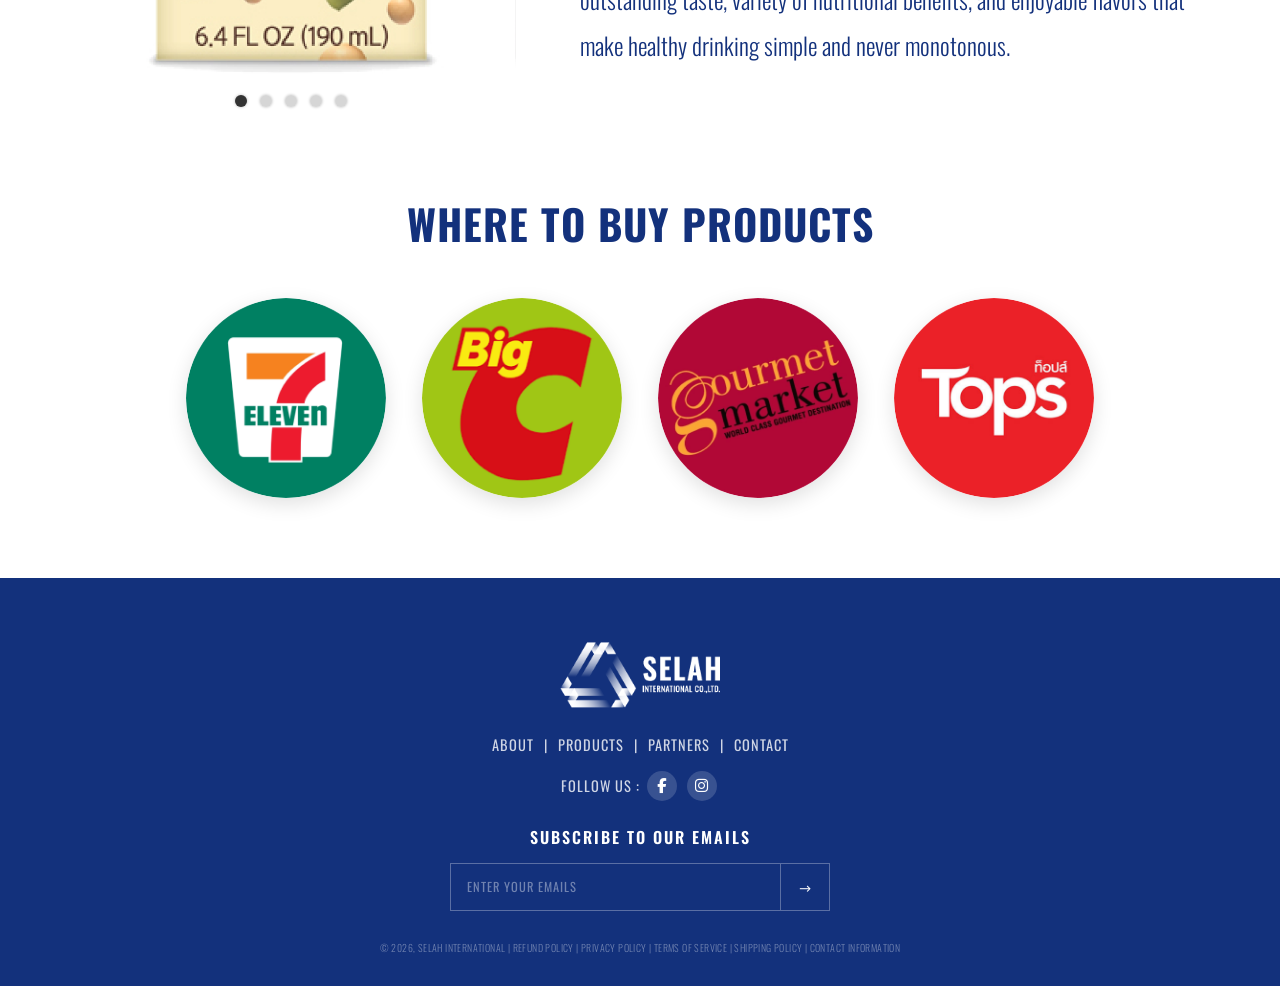
<file: maeil.html>
<!DOCTYPE html>
<html lang="en">
<head>
  <meta charset="UTF-8">
  <meta name="viewport" content="width=device-width, initial-scale=1.0">
  <title>MAEIL SOYMILK — SELAH INTERNATIONAL</title>
  <link rel="stylesheet" href="css/style.css">
</head>
<body data-page="products">

<div id="site-header"></div>

<section class="prod-hero">
  <div class="prod-hero-bg" data-cms-bg="maeil-hero" style="background-image:url('images/Asset 47.webp')"></div>
</section>

<section class="sec">
  <div class="wrap">
    <h2 class="prod-page-title" data-anim="up" data-i18n="prod_maeil">MAEIL SOYMILK</h2>
    <div class="prod-detail-grid reverse" style="margin-top:48px">
      <div class="bottle-wrap" data-anim="right" style="position: relative; overflow: hidden; border-radius: 10px;">
        <div class="bottle-slider-container" style="display: flex; transition: transform 0.5s ease-in-out;">
          <img data-cms-img="maeil-bottle-1" src="images/maeil-01.webp" alt="Maeil Soymilk 1" loading="lazy" style="flex: 0 0 100%; max-width: 100%; object-fit: contain;">
          <!-- TODO: เปลี่ยนภาพด้านล่างเป็นภาพสินค้ามุมอื่นๆ -->
          <img data-cms-img="maeil-bottle-2" src="images/maeil-02.webp" alt="Maeil Soymilk 2" loading="lazy" style="flex: 0 0 100%; max-width: 100%; object-fit: contain;">
          <img data-cms-img="maeil-bottle-3" src="images/maeil-03.webp" alt="Maeil Soymilk 3" loading="lazy" style="flex: 0 0 100%; max-width: 100%; object-fit: contain;">
          <img data-cms-img="maeil-bottle-4" src="images/maeil-04.webp" alt="Maeil Soymilk 4" loading="lazy" style="flex: 0 0 100%; max-width: 100%; object-fit: contain;">
          <img data-cms-img="maeil-bottle-5" src="images/maeil-05.webp" alt="Maeil Soymilk 5" loading="lazy" style="flex: 0 0 100%; max-width: 100%; object-fit: contain;">
        </div>
        <div class="slider-dots" style="position: absolute; bottom: 0px; width: 100%; text-align: center; z-index: 10;">
          <span class="dot" onclick="currentSlide(0)" style="cursor: pointer; height: 12px; width: 12px; margin: 0 5px; background-color: #333; border-radius: 50%; display: inline-block; transition: background-color 0.3s; box-shadow: 0 0 3px rgba(0,0,0,0.3);"></span>
          <span class="dot" onclick="currentSlide(1)" style="cursor: pointer; height: 12px; width: 12px; margin: 0 5px; background-color: rgba(204, 204, 204, 0.8); border-radius: 50%; display: inline-block; transition: background-color 0.3s; box-shadow: 0 0 3px rgba(0,0,0,0.3);"></span>
          <span class="dot" onclick="currentSlide(2)" style="cursor: pointer; height: 12px; width: 12px; margin: 0 5px; background-color: rgba(204, 204, 204, 0.8); border-radius: 50%; display: inline-block; transition: background-color 0.3s; box-shadow: 0 0 3px rgba(0,0,0,0.3);"></span>
          <span class="dot" onclick="currentSlide(3)" style="cursor: pointer; height: 12px; width: 12px; margin: 0 5px; background-color: rgba(204, 204, 204, 0.8); border-radius: 50%; display: inline-block; transition: background-color 0.3s; box-shadow: 0 0 3px rgba(0,0,0,0.3);"></span>
          <span class="dot" onclick="currentSlide(4)" style="cursor: pointer; height: 12px; width: 12px; margin: 0 5px; background-color: rgba(204, 204, 204, 0.8); border-radius: 50%; display: inline-block; transition: background-color 0.3s; box-shadow: 0 0 3px rgba(0,0,0,0.3);"></span>
        </div>
      </div>
      <div data-anim="left">
        <div class="dm-will-logo"><img data-cms-img="maeil-logo" src="images/maeil-logo.webp" alt="Maeil"></div>
        <p class="prod-lead" data-i18n="maeil_lead"></p>
        <p class="prod-body" data-i18n="maeil_body"></p>
      </div>
    </div>
  </div>
</section>

<section class="sec" style="padding-top:0">
  <div class="wrap-md" style="text-align:center">
    <h2 class="sec-title" data-anim="up" data-i18n="retail_title">WHERE TO BUY PRODUCTS</h2>
    <div class="retail-row" data-stagger>
      <div class="retail-circle" data-anim="scale"><img data-cms-img="home-retail-1" src="images/seven.webp" alt="seven"></div>
      <div class="retail-circle" data-anim="scale"><img data-cms-img="home-retail-2" src="images/bigc.webp" alt="Big C"></div>
      <div class="retail-circle" data-anim="scale"><img data-cms-img="home-retail-3" src="images/gourmet.webp" alt="Gourmet Market"></div>
      <div class="retail-circle" data-anim="scale"><img data-cms-img="home-retail-4" src="images/tops.webp" alt="Tops"></div>
    </div>
  </div>
</section>

<div id="site-footer"></div>

<script src="js/i18n.js"></script>
<script src="js/main.js"></script>
<script src="js/cms.js"></script>
<script src="js/includes.js"></script>

<!-- Product Image Slider Script -->
<script>
document.addEventListener('DOMContentLoaded', function() {
    let slideIndex = 0;
    const container = document.querySelector('.bottle-slider-container');
    const slides = document.querySelectorAll('.bottle-slider-container img');
    const dots = document.querySelectorAll('.slider-dots .dot');
    let slideInterval;

    if (!container || slides.length === 0) return;

    function showSlide(index) {
        if (index >= slides.length) slideIndex = 0;
        if (index < 0) slideIndex = slides.length - 1;
        
        // เลื่อน Container แนวนอน
        container.style.transform = `translateX(-${slideIndex * 100}%)`;
        
        // อัปเดตสถานะจุด Indicator
        dots.forEach(dot => dot.style.backgroundColor = 'rgba(204, 204, 204, 0.8)');
        if (dots[slideIndex]) dots[slideIndex].style.backgroundColor = '#333';
    }

    // สำหรับให้กดเลือกจากจุด Indicator
    window.currentSlide = function(index) {
        slideIndex = index;
        showSlide(slideIndex);
        resetInterval(); // กดแล้วรีเซ็ตเวลา Auto-play
    };

    function nextSlide() {
        slideIndex++;
        showSlide(slideIndex);
    }

    function resetInterval() {
        clearInterval(slideInterval);
        slideInterval = setInterval(nextSlide, 4000); // ตั้ง Auto-play เลื่อนทุกๆ 4 วินาที
    }

    // เริ่มทำงานเมื่อโหลดเสร็จ
    showSlide(slideIndex);
    resetInterval();
});
</script>
</body>
</html>
</file>
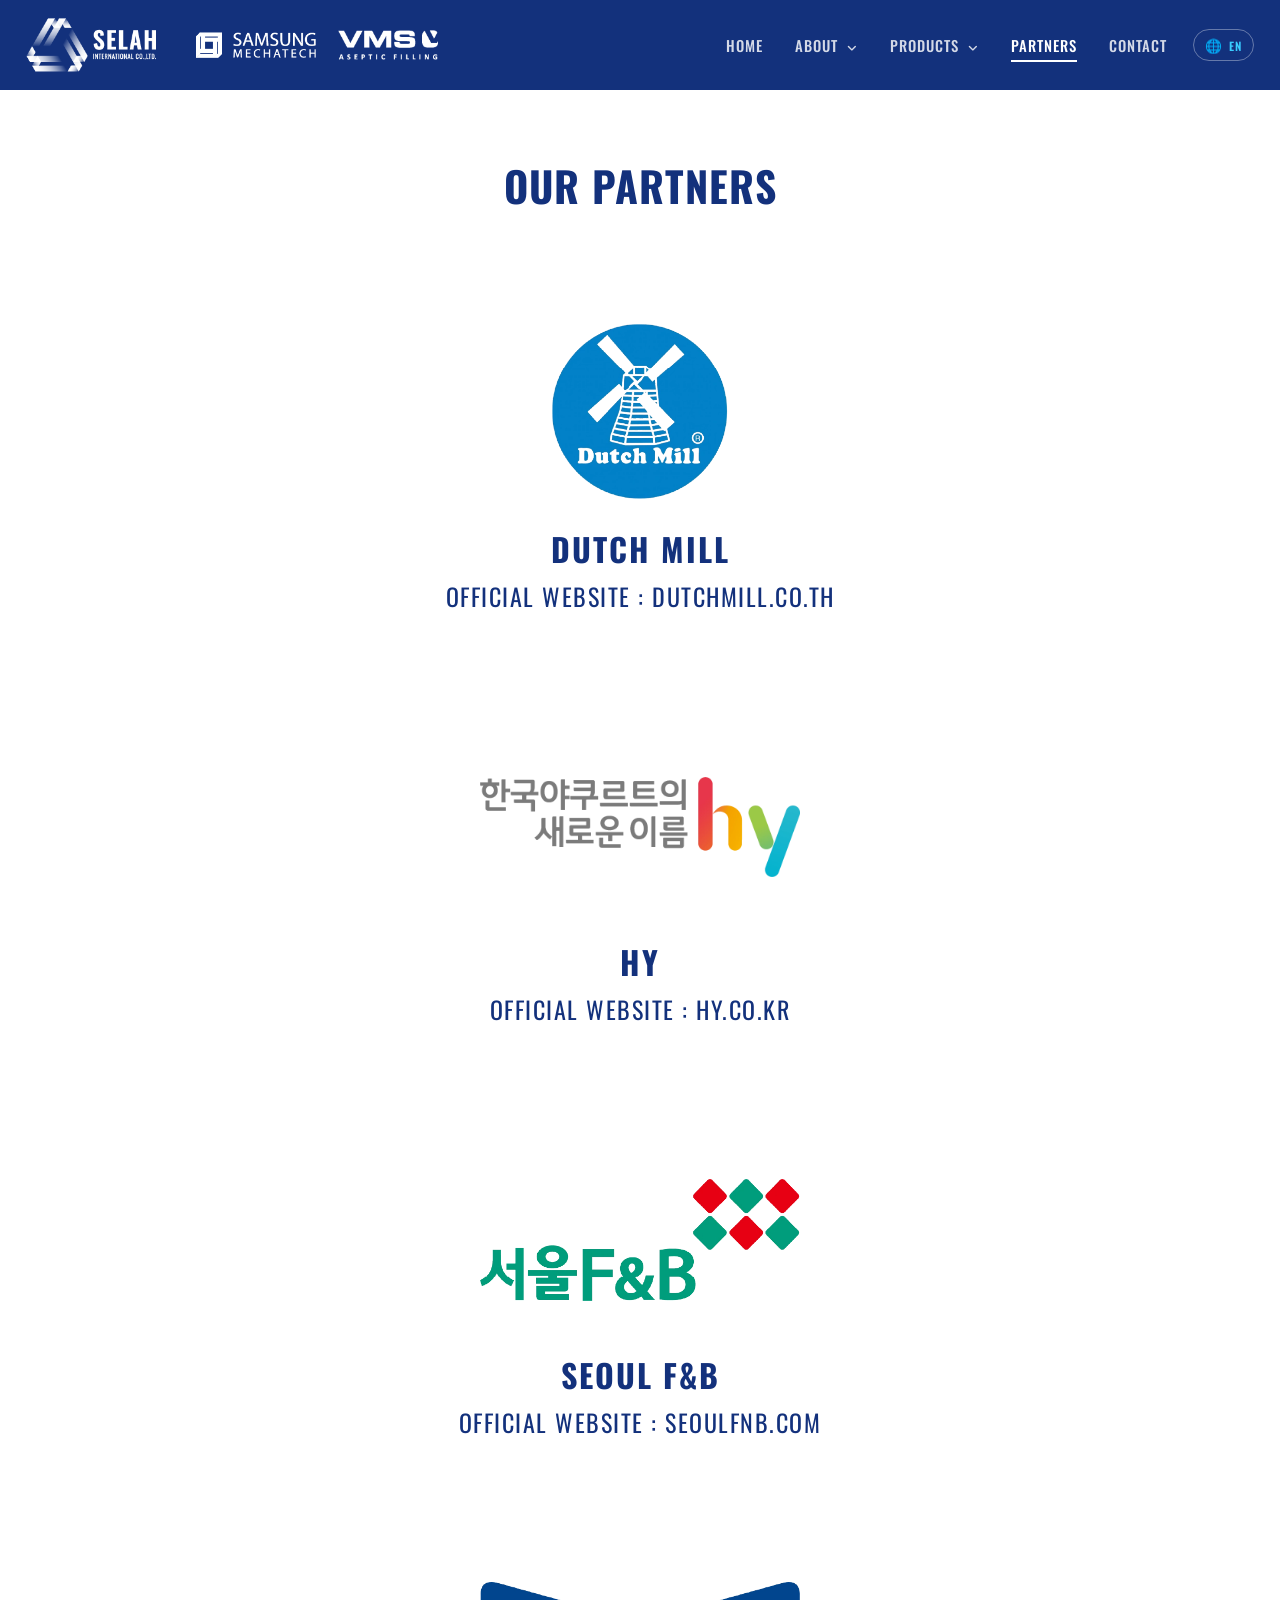
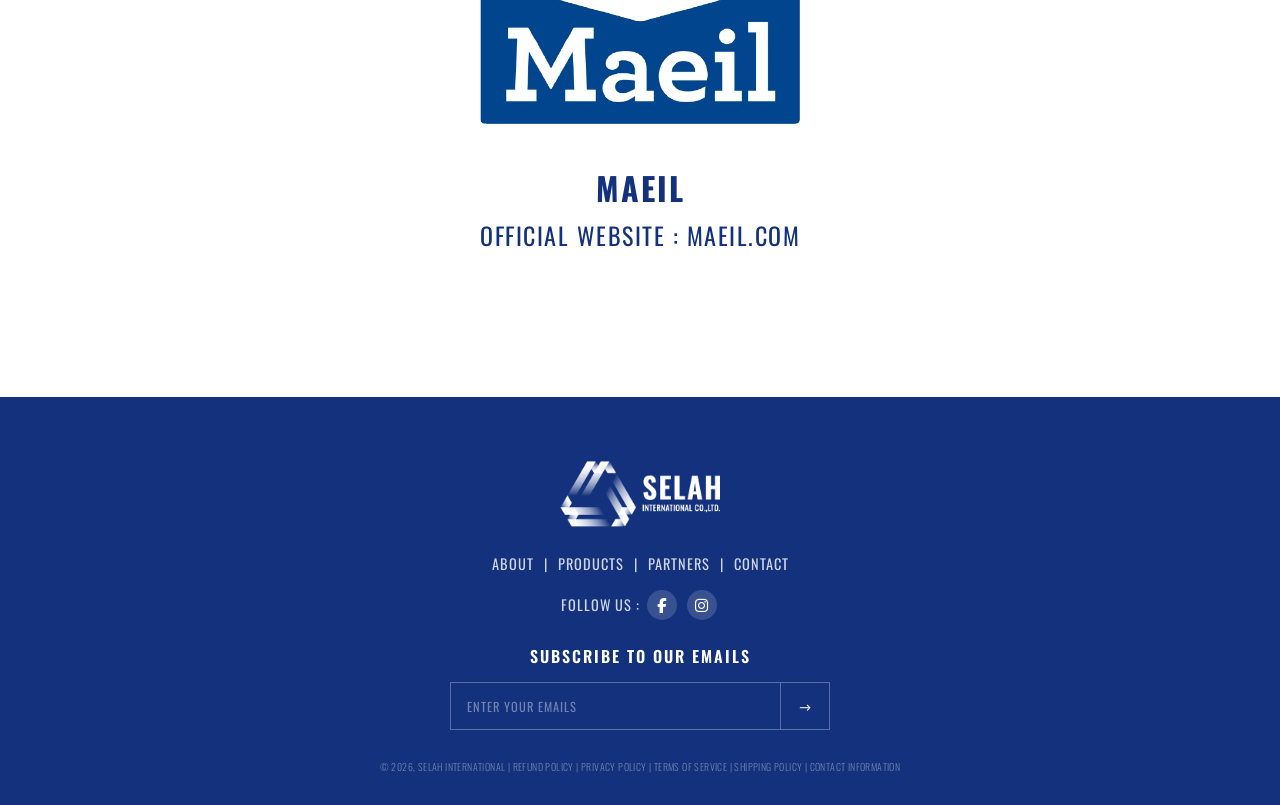
<file: partners.html>
<!DOCTYPE html>
<html lang="en">
<head>
  <meta charset="UTF-8">
  <meta name="viewport" content="width=device-width, initial-scale=1.0">
  <title>PARTNERS — SELAH INTERNATIONAL</title>
  <link rel="stylesheet" href="css/style.css">
</head>
<body data-page="partners">

<div id="site-header"></div>

<section class="sec">
  <div class="wrap-md">
    <h2 class="sec-title" data-anim="up" data-i18n="partners_title">OUR PARTNERS</h2>

    <div class="partner-block" data-anim="up"  onclick="linkpn('DUTCHMILL.CO.TH')">
      <div class="pb-logo-wrap"><img data-cms-img="partner-dutchmill" src="images/logo-dutchmill.webp" alt="Dutch Mill"></div>
      <p class="pb-name" data-i18n="partner_dutchmill_name">DUTCH MILL</p>
      <p class="pb-url" data-i18n="partner_dutchmill_url">OFFICIAL WEBSITE : DUTCHMILL.CO.TH</p>
    </div>

    <div class="partner-block" data-anim="up" onclick="linkpn('HY.CO.KR')">
      <div class="pb-logo-wrap"><img data-cms-img="partner-hy" src="images/logo-hy.webp" alt="HY"></div>
      <p class="pb-name" data-i18n="partner_hy_name">HY</p>
      <p class="pb-url" data-i18n="partner_hy_url" >OFFICIAL WEBSITE : HY.CO.KR</p>
    </div>

    <div class="partner-block" data-anim="up" onclick="linkpn('SEOULFNB.COM')">
      <div class="pb-logo-wrap"><img data-cms-img="partner-seoul" src="images/logo-seoul.webp" alt="Seoul F&B"></div>
      <p class="pb-name" data-i18n="partner_seoul_name">SEOUL F&amp;B</p>
      <p class="pb-url" data-i18n="partner_seoul_url" >OFFICIAL WEBSITE : SEOULFNB.COM</p>
    </div>

    <div class="partner-block" data-anim="up" onclick="linkpn('MAEIL.COM')">
      <div class="pb-logo-wrap"><img data-cms-img="partner-maeil" src="images/logo-maeil.webp" alt="Maeil"></div>
      <p class="pb-name" data-i18n="partner_maeil_name">MAEIL</p>
      <p class="pb-url" data-i18n="partner_maeil_url" >OFFICIAL WEBSITE : MAEIL.COM</p>
    </div>
  </div>
</section>

<div id="site-footer"></div>

<script src="js/i18n.js"></script>
<script src="js/main.js"></script>
<script src="js/cms.js"></script>
<script src="js/includes.js"></script>
<script>
  function linkpn(link){
    window.open("https://" + link, "_blank");
  }
</script>
</body>
</html>
</file>
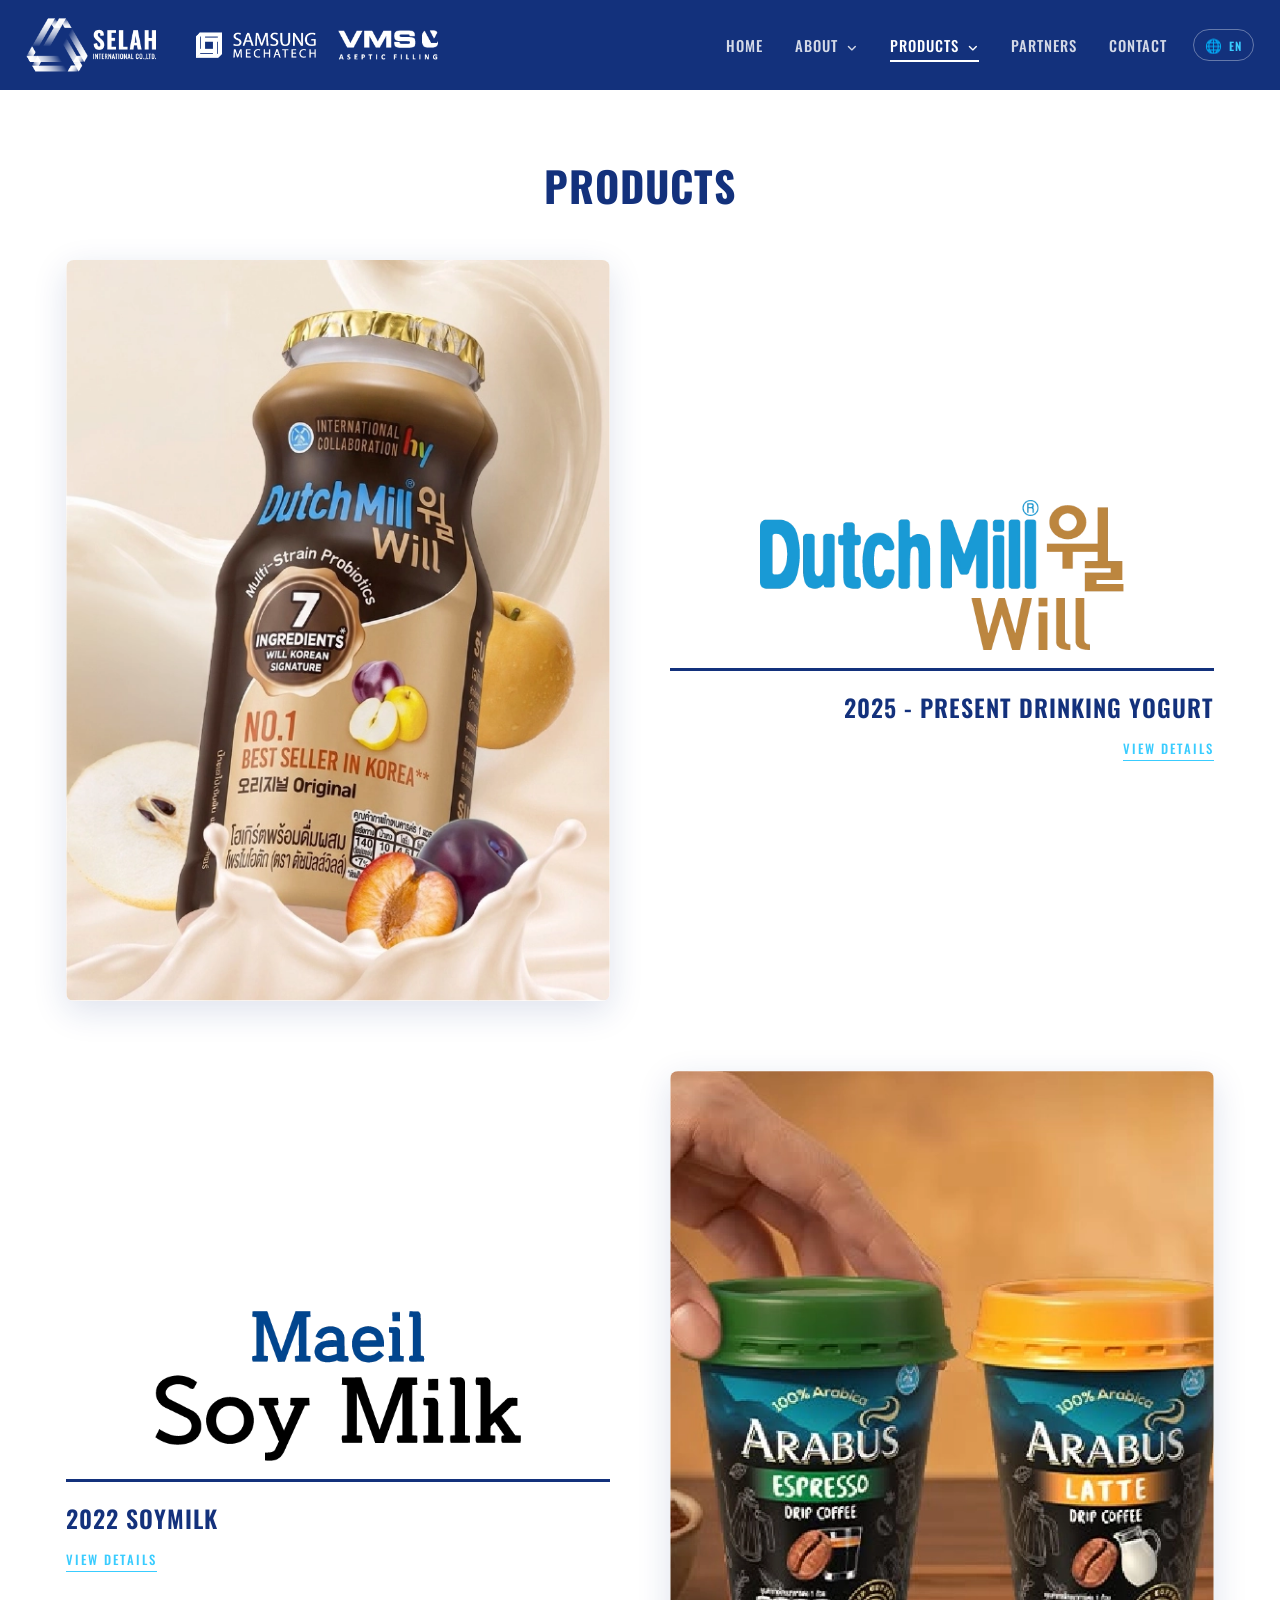
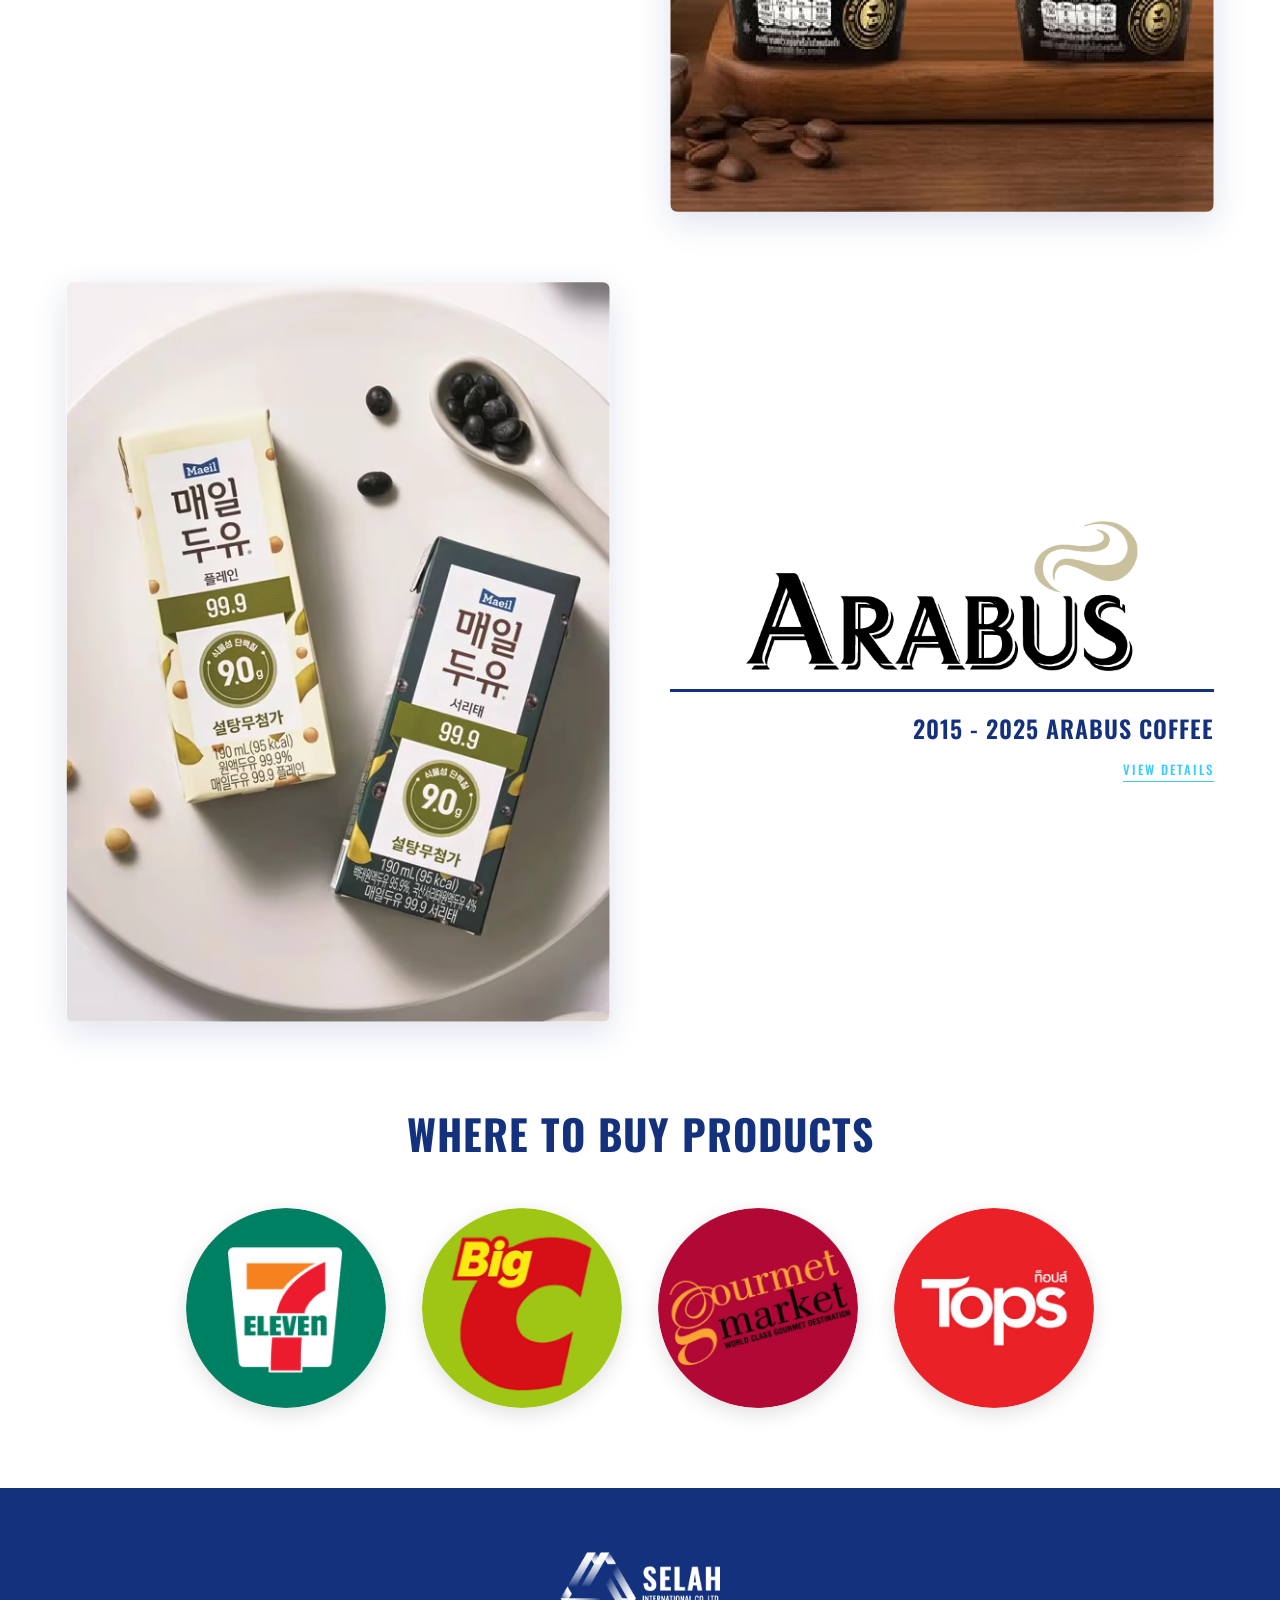
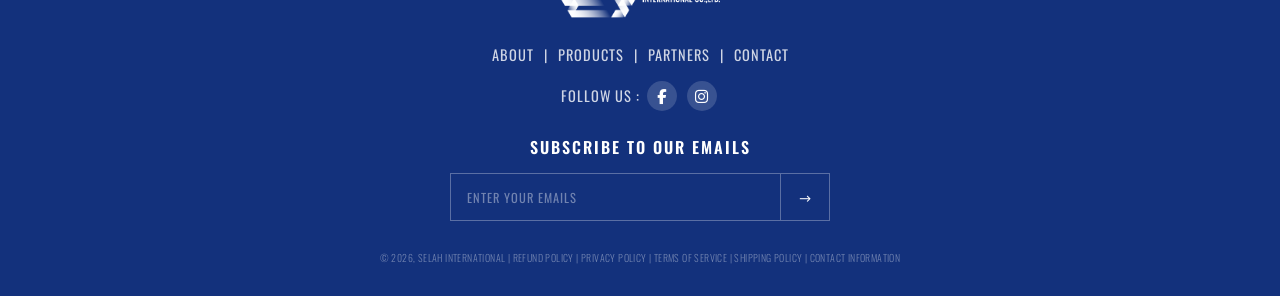
<file: products.html>
<!DOCTYPE html>
<html lang="en">
<head>
  <meta charset="UTF-8">
  <meta name="viewport" content="width=device-width, initial-scale=1.0">
  <title>PRODUCTS — SELAH INTERNATIONAL</title>
  <link rel="stylesheet" href="css/style.css">
</head>
<body data-page="products">

<div id="site-header"></div>

<section class="sec">
  <div class="wrap">
    <h2 class="sec-title" data-anim="up" data-i18n="products_page_title">PRODUCTS</h2>

    <div class="timeline">
      <!-- DUTCHMILL WILLS -->
      <div class="tl-row" data-anim="up">
        <div class="tl-media"><a href="dutchmill"><img data-cms-img="tl-dutchmill-photo" src="images/tl-dutchmill-photo.webp" alt="DutchMill Wills" loading="lazy"></a></div>
        <div class="tl-info">
          <img class="tl-logo" data-cms-img="tl-dutchmill-logo" src="images/tl-dutchmill-logo.webp" alt="DutchMill Will">
          <div class="tl-divider"></div>
          <p class="tl-year" data-i18n="py_dutchmill">2025 - PRESENT DRINKING YOGURT</p>
          <a class="tl-cta" href="dutchmill" data-i18n="tl_viewmore">VIEW DETAILS</a>
        </div>
      </div>

      <!-- MAEIL SOYMILK (reverse) -->
      <div class="tl-row reverse" data-anim="up">
        <div class="tl-media"><a href="maeil"><img data-cms-img="tl-maeil-photo" src="images/tl-maeil-photo.webp" alt="Maeil Soymilk" loading="lazy"></a></div>
        <div class="tl-info">
          <img class="tl-logo" data-cms-img="tl-maeil-logo" src="images/maeil-logo.webp" alt="Maeil">
          <div class="tl-divider"></div>
          <p class="tl-year" data-i18n="py_maeil" style="text-align: left !important;">2022 SOYMILK</p>
          <a class="tl-cta" href="maeil" data-i18n="tl_viewmore" style="float: left;">VIEW DETAILS</a>
        </div>
      </div>

      <!-- ARABUS COFFEE -->
      <div class="tl-row" data-anim="up">
        <div class="tl-media"><a href="arabus"><img data-cms-img="tl-arabus-photo" src="images/tl-arabus-photo.webp" alt="Arabus Coffee" loading="lazy"></a></div>
        <div class="tl-info">
          <img class="tl-logo" data-cms-img="tl-arabus-logo" src="images/tl-arabus-logo.webp" alt="Arabus">
          <div class="tl-divider"></div>
          <p class="tl-year" data-i18n="py_arabus">2015 - 2025 ARABUS COFFEE</p>
          <a class="tl-cta" href="arabus" data-i18n="tl_viewmore">VIEW DETAILS</a>
        </div>
      </div>
    </div>
  </div>
</section>

<section class="sec" style="padding-top:0">
  <div class="wrap-md" style="text-align:center">
    <h2 class="sec-title" data-anim="up" data-i18n="retail_title">WHERE TO BUY PRODUCTS</h2>
    <div class="retail-row" data-stagger>
      <div class="retail-circle" data-anim="scale"><img data-cms-img="home-retail-1" src="images/seven.webp" alt="seven"></div>
      <div class="retail-circle" data-anim="scale"><img data-cms-img="home-retail-2" src="images/bigc.webp" alt="Big C"></div>
      <div class="retail-circle" data-anim="scale"><img data-cms-img="home-retail-3" src="images/gourmet.webp" alt="Gourmet Market"></div>
      <div class="retail-circle" data-anim="scale"><img data-cms-img="home-retail-4" src="images/tops.webp" alt="Tops"></div>
    </div>
  </div>
</section>

<div id="site-footer"></div>

<script src="js/i18n.js"></script>
<script src="js/main.js"></script>
<script src="js/cms.js"></script>
<script src="js/includes.js"></script>
</body>
</html>
</file>
<file: css/style.css>
/* ============================================================
   SELAH INTERNATIONAL — MASTER STYLESHEET v4
   Brand guideline:  Font Oswald  ·  Dark Blue #13317C
   Light Blue #39CCFF  ·  White #FFFFFF
   ============================================================ */

@import url("https://fonts.googleapis.com/css2?family=Anuphan:wght@200;300;400;500;600;700&family=Oswald:wght@200;300;400;500;600;700&display=swap");
@import url("https://cdnjs.cloudflare.com/ajax/libs/font-awesome/6.5.2/css/all.min.css");

*,
*::before,
*::after {
  box-sizing: border-box;
  margin: 0;
  padding: 0;
}

:root {
  --navy: #13317c;
  --navy-dark: #0d2459;
  --navy-mid: #1c429c;
  --blue: #39ccff;
  --white: #ffffff;
  --body-text: #13317c;
  --mid-gray: #6b7a99;
  --light-gray: #f4f6fb;
  --maroon: #2b0f0c;
  --ease: cubic-bezier(0.25, 0.46, 0.45, 0.94);
}

html {
  scroll-behavior: smooth;
}
body {
  font-family: "Oswald", "Anuphan", sans-serif;
  color: var(--body-text);
  background: #fff;
  overflow-x: hidden;
  font-weight: 300;
}
/* Thai language uses Anuphan for body legibility */
html[lang="th"] body {
  font-family: "Anuphan", "Oswald", sans-serif;
}

a {
  text-decoration: none;
  color: inherit;
}
img {
  display: block;
  max-width: 100%;
}
button {
  cursor: pointer;
  font-family: inherit;
}

/* ============================================================
   SCROLL REVEAL
   ============================================================ */
[data-anim] {
  opacity: 0;
  transition:
    opacity 0.7s var(--ease),
    transform 0.7s var(--ease);
}
[data-anim="up"] {
  transform: translateY(40px);
}
[data-anim="left"] {
  transform: translateX(-50px);
}
[data-anim="right"] {
  transform: translateX(50px);
}
[data-anim="scale"] {
  transform: scale(0.9);
}
[data-anim="fade"] {
  transform: none;
}
[data-anim].in {
  opacity: 1;
  transform: none !important;
}

[data-stagger] > [data-anim]:nth-child(1) {
  transition-delay: 0s;
}
[data-stagger] > [data-anim]:nth-child(2) {
  transition-delay: 0.12s;
}
[data-stagger] > [data-anim]:nth-child(3) {
  transition-delay: 0.24s;
}
[data-stagger] > [data-anim]:nth-child(4) {
  transition-delay: 0.36s;
}

/* ============================================================
   SELAH LOGO MARK (3D triangle)
   ============================================================ */
.selah-mark {
  width: 40px;
  height: 40px;
  flex-shrink: 0;
}
.selah-mark svg {
  width: 100%;
  height: 100%;
  display: block;
}

/* ============================================================
   NAVBAR
   ============================================================ */
.navbar {
  background: var(--navy);
  position: fixed;
  top: 0;
  left: 0;
  right: 0;
  z-index: 9000;
  width: 100%;
  transition:
    background 0.35s,
    box-shadow 0.3s;
}
.navbar.transparent {
  background: transparent;
}
body {
  padding-top: 74px;
}
body.hero-page {
  padding-top: 0;
}
body.hero-page .hero {
  margin-top: 0px;
  padding-top: 0;
}
.navbar.shadow {
  box-shadow: 0 2px 20px rgba(0, 0, 0, 0.35);
}
.nav-wrap {
  max-width: 1280px;
  margin: 0 auto;
  padding: 0 26px;
  height: 90px;
  display: flex;
  align-items: center;
  gap: 18px;
}

/* Brand */
.brand {
  display: flex;
  align-items: center;
  gap: 10px;
  flex-shrink: 0;
}
.brand .selah-mark {
  width: 44px;
  height: 44px;
}
.brand-text {
  display: flex;
  flex-direction: column;
  line-height: 1;
}
.brand-name {
  font-family: "Oswald", sans-serif;
  font-size: 1.5rem;
  font-weight: 700;
  letter-spacing: 2px;
  color: #fff;
}
.brand-sub {
  font-size: 0.42rem;
  letter-spacing: 1.4px;
  color: rgba(255, 255, 255, 0.6);
  text-transform: uppercase;
  margin-top: 2px;
}

/* Partner micro-logos in nav */
.nav-partners {
  display: flex;
  align-items: center;
  gap: 22px;
  padding: 0 22px;
  flex-shrink: 0;
}
.nav-p {
  display: flex;
  align-items: center;
}
.np-samsung {
  font-family: "Oswald", sans-serif;
  font-size: 0.6rem;
  font-weight: 500;
  color: rgba(255, 255, 255, 0.92);
  letter-spacing: 0.5px;
  line-height: 1.15;
  display: flex;
  align-items: center;
  gap: 7px;
}
.np-samsung::before {
  content: "";
  width: 24px;
  height: 24px;
  border-radius: 5px;
  flex-shrink: 0;
  background: linear-gradient(135deg, #39ccff, #1c429c);
}
.np-vms {
  font-family: "Oswald", sans-serif;
  font-size: 1.05rem;
  font-weight: 700;
  color: #fff;
  letter-spacing: 0.5px;
  line-height: 1;
  display: flex;
  flex-direction: column;
}
.np-vms small {
  font-size: 0.4rem;
  letter-spacing: 3px;
  font-weight: 400;
  color: rgba(255, 255, 255, 0.7);
}
.np-hy {
  display: none;
}

/* Nav links */
.nav-links {
  list-style: none;
  display: flex;
  align-items: center;
  gap: 4px;
  margin-left: auto;
}
.nav-links a {
  font-family: "Oswald", sans-serif;
  font-size: 0.92rem;
  font-weight: 500;
  letter-spacing: 1px;
  color: rgba(255, 255, 255, 0.82);
  padding: 8px 14px;
  text-transform: uppercase;
  position: relative;
  transition: color 0.2s;
}
.nav-links a::after {
  content: "";
  position: absolute;
  bottom: 2px;
  left: 14px;
  right: 14px;
  height: 2px;
  background: #fff;
  transform: scaleX(0);
  transition: transform 0.25s var(--ease);
}
.nav-links a:hover,
.nav-links a.active {
  color: #fff;
}
.nav-links a:hover::after,
.nav-links a.active::after {
  transform: scaleX(1);
}

/* Dropdown (Desktop) */
.has-dropdown {
  position: relative;
}
.dropdown {
  position: absolute;
  top: 100%;
  left: 0;
  background: var(--navy);
  min-width: 200px;
  list-style: none;
  padding: 8px 0;
  margin: 0;
  opacity: 0;
  visibility: hidden;
  transform: translateY(10px);
  transition: all 0.3s var(--ease);
  box-shadow: 0 10px 30px rgba(0, 0, 0, 0.2);
  border-radius: 4px;
}
.has-dropdown:hover .dropdown {
  opacity: 1;
  visibility: visible;
  transform: translateY(0);
}
.dropdown li {
  display: block;
}
.dropdown li a {
  display: block;
  padding: 10px 20px;
  font-size: 0.85rem;
  color: rgba(255, 255, 255, 0.82);
  border: none;
}
.dropdown li a::after {
  display: none !important;
}
.dropdown li a:hover,  
.dropdown li a.active {
  background: #39CCFF;
  color: #fff;
}

/* Language toggle */
.lang-toggle {
  background: none;
  border: 1px solid rgba(255, 255, 255, 0.35);
  color: #fff;
  font-family: "Oswald", sans-serif;
  font-size: 0.72rem;
  font-weight: 500;
  letter-spacing: 1px;
  padding: 5px 11px;
  border-radius: 20px;
  margin-left: 8px;
  display: flex;
  align-items: center;
  gap: 6px;
  transition:
    background 0.2s,
    border-color 0.2s;
}
.lang-toggle:hover {
  background: rgba(255, 255, 255, 0.12);
  border-color: rgba(255, 255, 255, 0.6);
}
.lang-toggle .globe {
  font-size: 0.85rem;
}
.lang-toggle .lang-cur {
  color: var(--blue);
  font-weight: 600;
}

/* Hamburger */
.hamburger {
  display: none;
  background: none;
  border: none;
  flex-direction: column;
  gap: 5px;
  padding: 6px;
  margin-left: auto;
}
.hamburger span {
  display: block;
  width: 24px;
  height: 2px;
  background: #fff;
  border-radius: 1px;
  transition:
    transform 0.3s,
    opacity 0.3s;
}
.hamburger.open span:nth-child(1) {
  transform: translateY(7px) rotate(45deg);
}
.hamburger.open span:nth-child(2) {
  opacity: 0;
}
.hamburger.open span:nth-child(3) {
  transform: translateY(-7px) rotate(-45deg);
}

/* Mobile drawer */
.mob-nav {
  position: fixed;
  top: 74px;
  left: 0;
  right: 0;
  bottom: 0;
  background: var(--navy-dark);
  z-index: 8999;
  display: none;
  flex-direction: column;
  padding: 28px;
  gap: 0;
  transform: translateX(100%);
  transition: transform 0.35s var(--ease);
}
.mob-nav.open {
  transform: none;
}
.mob-nav a {
  font-family: "Oswald", sans-serif;
  font-size: 1.7rem;
  font-weight: 500;
  letter-spacing: 2px;
  color: rgba(255, 255, 255, 0.8);
  padding: 16px 0;
  border-bottom: 1px solid rgba(255, 255, 255, 0.08);
  text-transform: uppercase;
  transition:
    color 0.2s,
    padding-left 0.2s;
}
.mob-nav a:hover,
.mob-nav a.active {
  color: #fff;
  padding-left: 10px;
}

/* Mobile Dropdown */
.mob-dropdown {
  display: flex;
  flex-direction: column;
}
.mob-sub {
  display: flex;
  flex-direction: column;
  background: rgba(0, 0, 0, 0.15);
  border-left: 2px solid var(--blue);
  margin: 0 0 10px 10px;
}
.mob-sub a {
  font-size: 1.1rem;
  padding: 12px 0 12px 16px;
  color: rgba(255, 255, 255, 0.6);
  border-bottom: 1px solid rgba(255, 255, 255, 0.04);
}
.mob-sub a:last-child {
  border-bottom: none;
}
.mob-sub a:hover,
.mob-sub a.active {
  padding-left: 24px;
  color: #fff;
}

/* ============================================================
   HERO SLIDER
   ============================================================ */
.hero {
  position: relative;
  height: clamp(500px, 100vh, 100vh);
  overflow: hidden;
  background: var(--maroon);
}
.slide {
  position: absolute;
  inset: 0;
  opacity: 0;
  transition: opacity 0.9s ease;
}
.slide.on {
  opacity: 1;
}
.slide-bg {
  width: 100%;
  height: 100%;
  background-size: cover;
  background-position: center;
  transform: scale(1);
  transition: transform 6s linear;
}
.slide.on .slide-bg {
  transform: scale(1);
}
.slide-shade {
  position: absolute;
  inset: 0;
  background: rgba(20, 8, 6, 0.12);
}
.hero-dots {
  position: absolute;
  bottom: 22px;
  left: 50%;
  transform: translateX(-50%);
  display: flex;
  gap: 9px;
  z-index: 5;
}
.hdot {
  width: 13px;
  height: 13px;
  border-radius: 3px;
  background: rgba(255, 255, 255, 0.55);
  cursor: pointer;
  transition: all 0.3s;
}
.hdot.on {
  background: var(--blue);
}

/* ============================================================
   COMMON SECTIONS
   ============================================================ */
.wrap {
  max-width: 1200px;
  margin: 0 auto;
  padding: 0 26px;
}
.wrap-sm {
  max-width: 820px;
  margin: 0 auto;
  padding: 0 26px;
}
.wrap-md {
  max-width: 1000px;
  margin: 0 auto;
  padding: 0 26px;
}
.sec {
  padding: 80px 0;
}
.sec-sm {
  padding: 54px 0;
}

.sec-title {
  font-family: "Oswald", sans-serif;
  font-size: clamp(1.8rem, 3.4vw, 2.6rem);
  font-weight: 700;
  letter-spacing: 1px;
  color: var(--navy);
  text-align: center;
  margin-bottom: 44px;
  text-transform: uppercase;
}

/* ============================================================
   HOME: INTRO GRID
   ============================================================ */
.intro-grid {
  display: grid;
  grid-template-columns: 1fr 1fr;
  overflow: hidden;
  box-shadow: 0 10px 44px rgba(19, 49, 124, 0.16);
}
.intro-photo {
  overflow: hidden;
  position: relative;
  min-height: 340px;
}
.intro-photo img {
  width: 100%;
  height: 100%;
  object-fit: cover;
  transition: transform 7s linear;
}
.intro-photo:hover img {
  transform: scale(1);
}
.intro-card {
  background: var(--navy);
  padding: 56px 50px;
  display: flex;
  flex-direction: column;
  justify-content: center;
  gap: 18px;
}
.intro-card-logo {
  display: flex;
  align-items: center;
  gap: 11px;
  margin-bottom: 6px;
}
.intro-card-logo .selah-mark {
  width: 40px;
  height: 40px;
}
.card-logo-texts {
  display: flex;
  flex-direction: column;
  line-height: 1;
}
.card-logo-name {
  font-family: "Oswald", sans-serif;
  font-size: 1.4rem;
  font-weight: 700;
  letter-spacing: 2px;
  color: #fff;
}
.card-logo-sub {
  font-size: 0.42rem;
  letter-spacing: 1px;
  color: rgba(255, 255, 255, 0.55);
  margin-top: 2px;
}
.intro-tagline {
  font-family: "Oswald", sans-serif;
  font-size: 2rem;
  font-weight: 600;
  color: var(--blue);
  letter-spacing: 0.3px;
  line-height: 1.5;
}
.intro-body {
  font-size: 1.5rem;
  color: rgba(255, 255, 255, 0.88);
  line-height: 1.85;
  font-weight: 300;
}
html[lang="th"] .intro-body {
  font-size: 0.92rem;
}

/* ============================================================
   HOME: EXCLUSIVE PARTNERS STRIP
   ============================================================ */
.ep-row {
  display: flex;
  align-items: center;
  justify-content: center;
  gap: 80px;
  flex-wrap: wrap;
  padding: 10px 24px 0;
}
.ep-item {
  display: flex;
  align-items: center;
  transition: transform 0.3s var(--ease);
}
.ep-item:hover {
  transform: translateY(-3px);
}
.ep-item img {
  max-height: 58px;
  object-fit: contain;
}
.ep-txt {
  font-family: "Oswald", sans-serif;
  font-weight: 600;
  color: var(--navy);
  letter-spacing: 1px;
  display: flex;
  align-items: center;
  gap: 12px;
  font-size: 1.4rem;
}
.ep-txt.samsung::before {
  content: "";
  width: 38px;
  height: 38px;
  border-radius: 7px;
  background: linear-gradient(135deg, #39ccff, #1c429c);
}
.ep-txt small {
  display: block;
  font-size: 0.45rem;
  letter-spacing: 4px;
  font-weight: 400;
  color: #888;
}

/* ============================================================
   HOME: PRODUCTS GRID
   ============================================================ */
.products-grid {
  display: grid;
  grid-template-columns: repeat(3, 1fr);
  gap: 4px;
}
.prod-card {
  position: relative;
  overflow: hidden;
  cursor: pointer;
}
.prod-card-img {
  width: 100%;
  padding-bottom: 92%;
  background-size: cover;
  background-position: center;
  transition: transform 0.6s var(--ease);
  height: 500px;
}
.prod-card:hover .prod-card-img {
  transform: scale(1.06);
}
.prod-label {
  text-align: center;
  font-family: "Oswald", sans-serif;
  font-size: 1rem;
  font-weight: 600;
  letter-spacing: 1.5px;
  color: var(--navy);
  padding: 16px 8px 0;
  text-transform: uppercase;
}

/* ============================================================
   BANNER QUOTE
   ============================================================ */
.banner {
  background: var(--navy);
  padding: 62px 24px;
  text-align: center;
  position: relative;
  overflow: hidden;
}
.banner::before {
  content: "";
  position: absolute;
  inset: 0;
  background: radial-gradient(
    ellipse 60% 100% at 20% 50%,
    rgba(57, 204, 255, 0.12) 0%,
    transparent 70%
  );
}
.banner-l1 {
  font-family: "Oswald", sans-serif;
  font-size: clamp(1.4rem, 3vw, 2.1rem);
  font-weight: 600;
  letter-spacing: 2px;
  color: #fff;
  position: relative;
}
.banner-l2 {
  font-family: "Oswald", sans-serif;
  font-size: clamp(1.4rem, 3vw, 2.1rem);
  font-weight: 700;
  letter-spacing: 2px;
  color: var(--blue);
  position: relative;
}

/* ============================================================
   WHERE TO BUY
   ============================================================ */
.retail-row {
  display: flex;
  justify-content: center;
  align-items: center;
  gap: 36px;
  flex-wrap: wrap;
}
.retail-circle {
  width: 200px;
  height: 200px;
  border-radius: 50%;
  overflow: hidden;
  box-shadow: 0 6px 20px rgba(0, 0, 0, 0.12);
  cursor: pointer;
  transition:
    transform 0.35s var(--ease),
    box-shadow 0.35s;
}
.retail-circle:hover {
  transform: translateY(-6px) scale(1.05);
  box-shadow: 0 16px 34px rgba(0, 0, 0, 0.18);
}
.retail-circle img {
  width: 100%;
  height: 100%;
  object-fit: cover;
}

/* ============================================================
   RECENT HIGHLIGHTS — Marquee Slider
   ============================================================ */
.highlights-sec {
  padding: 54px 0 0;
}
.highlights-label {
  font-family: "Oswald", sans-serif;
  font-size: 1.35rem;
  font-weight: 700;
  letter-spacing: 3px;
  color: var(--navy);
  text-align: center;
  margin-bottom: 30px;
  text-transform: uppercase;
}
.highlights-marquee {
  width: 100%;
  overflow: hidden;
  margin-bottom: 3rem;
  position: relative;
}
.highlights-track {
  display: flex;
  width: max-content;
  transition: transform 0.5s var(--ease);
}
.highlights-track:hover {
  /* optional: stop sliding visually, handled by JS later if needed */
}
.highlights-set {
  display: flex;
}
.highlights-tile {
  /* Exactly 1 image per viewport on mobile, or 4 on desktop?
     To slide "one image at a time" cleanly with steps, 
     it's best if we just let it shift by the exact width of one tile. 
     Let's define tile width explicitly. */
  width: 25vw; 
  flex-shrink: 0;
  padding: 0 4px;
}
@media (max-width: 960px) {
  .highlights-tile { width: 33.333vw; }
}
@media (max-width: 600px) {
  .highlights-tile { width: 50vw; }
}
.ht-inner {
  width: 100%;
  aspect-ratio: 0;
  overflow: hidden;
  position: relative;
  background: var(--light-gray);
}
.ht-inner img {
  width: 100%;
  height: 100%;
  object-fit: cover;
  transition: transform 0.5s var(--ease), filter 0.3s;
}
.ht-inner:hover img {
  transform: scale(1.1);
}
.ht-inner::after {
  content: "";
  position: absolute;
  inset: 0;
  background: linear-gradient(180deg, transparent 40%, rgba(19, 49, 124, 0.35) 100%);
  opacity: 0;
  transition: opacity 0.3s;
}
.ht-inner:hover::after {
  opacity: 1;
}

/* ============================================================
   FOOTER
   ============================================================ */
.footer {
  background: var(--navy);
  padding: 64px 24px 28px;
}
.footer-in {
  max-width: 680px;
  margin: 0 auto;
  text-align: center;
}
.foot-logo {
  display: flex;
  align-items: center;
  justify-content: center;
  gap: 12px;
  margin-bottom: 26px;
}
.foot-logo .selah-mark {
  width: 52px;
  height: 52px;
}
.foot-logo-text {
  text-align: left;
}
.foot-logo-name {
  font-family: "Oswald", sans-serif;
  font-size: 1.7rem;
  font-weight: 700;
  letter-spacing: 2px;
  color: #fff;
  line-height: 1;
}
.foot-logo-sub {
  font-size: 0.46rem;
  letter-spacing: 1.4px;
  color: rgba(255, 255, 255, 0.5);
}
.foot-nav {
  font-family: "Oswald", sans-serif;
  font-size: 0.9rem;
  font-weight: 400;
  letter-spacing: 1px;
  color: rgba(255, 255, 255, 0.8);
  margin-bottom: 16px;
  text-transform: uppercase;
}
.foot-nav a {
  color: rgba(255, 255, 255, 0.8);
  margin: 0 6px;
  transition: color 0.2s;
}
.foot-nav a:hover {
  color: var(--blue);
}
.foot-follow {
  font-size: 0.9rem;
  font-weight: 400;
  letter-spacing: 1px;
  color: rgba(255, 255, 255, 0.8);
  margin-bottom: 24px;
  text-transform: uppercase;
  font-family: "Oswald", sans-serif;
}
.foot-social {
  display: inline-flex;
  align-items: center;
  justify-content: center;
  width: 30px;
  height: 30px;
  border-radius: 50%;
  background: rgba(255, 255, 255, 0.16);
  color: #fff;
  font-size: 15px;
  margin: 0 3px;
  transition:
    background 0.2s,
    transform 0.2s;
}
.foot-social:hover {
  background: var(--blue);
  transform: scale(1.12);
}
.foot-sub-title {
  font-family: "Oswald", sans-serif;
  font-size: 1rem;
  font-weight: 600;
  letter-spacing: 2px;
  color: #fff;
  margin-bottom: 14px;
  text-transform: uppercase;
}
.foot-sub-form {
  display: flex;
  border: 1.5px solid rgba(255, 255, 255, 0.3);
  max-width: 380px;
  margin: 0 auto 28px;
  transition: border-color 0.25s;
}
.foot-sub-form:focus-within {
  border-color: var(--blue);
}
.foot-sub-form input {
  flex: 1;
  background: none;
  border: none;
  outline: none;
  color: rgba(255, 255, 255, 0.85);
  padding: 12px 16px;
  font-family: "Oswald", sans-serif;
  font-size: 0.78rem;
  letter-spacing: 1px;
}
.foot-sub-form input::placeholder {
  color: rgba(255, 255, 255, 0.4);
}
.foot-sub-form button {
  background: none;
  border: none;
  border-left: 1.5px solid rgba(255, 255, 255, 0.3);
  color: #fff;
  padding: 12px 18px;
  font-size: 0.95rem;
  transition: background 0.2s;
}
.foot-sub-form button:hover {
  background: rgba(255, 255, 255, 0.12);
}
.foot-copy {
  font-size: 0.62rem;
  color: rgba(255, 255, 255, 0.4);
  letter-spacing: 0.4px;
  line-height: 1.9;
}

/* ============================================================
   PAGE HERO (about / product)
   ============================================================ */
.page-hero {
  height: clamp(500px, 46vw, 800px);
  overflow: hidden;
  position: relative;
  background: #0a1020;
}
.page-hero-bg {
  width: 100%;
  height: 100%;
  background-size: cover;
  background-position: center 40%;
  animation: heroZoom 9s ease-out forwards;
}
@keyframes heroZoom {
  from {
    transform: scale(1.06);
  }
  to {
    transform: scale(1);
  }
}

/* About */
.about-title,
.sep-title {
  font-family: "Oswald", sans-serif;
  font-size: clamp(1.8rem, 3.4vw, 2.6rem);
  font-weight: 700;
  letter-spacing: 1px;
  color: var(--navy);
  text-align: center;
  margin-bottom: 32px;
  text-transform: uppercase;
}
.about-logo-center {
  display: flex;
  align-items: center;
  justify-content: center;
  gap: 12px;
  margin-bottom: 40px;
}
.about-logo-center .selah-mark {
  width: 58px;
  height: 58px;
}
.about-logo-texts .al-name {
  font-family: "Oswald", sans-serif;
  font-size: 1.7rem;
  font-weight: 700;
  letter-spacing: 2px;
  color: var(--navy);
  line-height: 1;
}
.about-logo-texts .al-sub {
  font-size: 0.46rem;
  letter-spacing: 1px;
  color: rgba(19, 49, 124, 0.55);
}
.body-para {
  text-align: center; 
  font-size: 1.5rem;
  line-height: 1.9;
  color: var(--navy);
  max-width: 820px;
  margin: 0 auto 20px;
  font-weight: 300;
}
html[lang="th"] .body-para {
  font-size: 0.96rem;
}
.body-para.bold {
  font-weight: 600;
}
.about-photo {
  width: 100%;
  max-height: 100%;
  overflow: hidden;
}
.about-photo img {
  width: 80%;
  object-fit: cover;
  object-position: center;
  place-self: center;
}

/* Partner showcase (exclusive) */
.partner-showcase {
  text-align: center;
  padding: 60px 24px;
}
.ps-logo {
  margin: 0 auto 26px;
  display: flex;
  align-items: center;
  justify-content: center;
}
.ps-logo img {
  max-height: 130px;
  max-width: 400px;
  object-fit: contain;
}
.ps-name {
  font-family: "Oswald", sans-serif;
  font-size: 1.3rem;
  font-weight: 700;
  letter-spacing: 2px;
  color: var(--navy);
  margin-bottom: 6px;
}
.ps-url {
  font-family: "Oswald", sans-serif;
  font-size: 0.92rem;
  font-weight: 400;
  letter-spacing: 1.5px;
  color: var(--navy);
}

/* ============================================================
   PRODUCTS TIMELINE PAGE
   ============================================================ */
.timeline {
  display: flex;
  flex-direction: column;
  gap: 70px;
  margin-top: 30px;
}
.tl-row {
  display: grid;
  grid-template-columns: 1fr 1fr;
  align-items: center;
  gap: 60px;
}
.tl-row.reverse .tl-media {
  order: 2;
}
.tl-media {
  border-radius: 8px;
  overflow: hidden;
  box-shadow: 0 10px 34px rgba(19, 49, 124, 0.14);
}
.tl-media a {
  display: block;
}
.tl-media img {
  width: 100%;
  aspect-ratio: 0;
  object-fit: cover;
  transition: transform 0.5s var(--ease);
}
.tl-media:hover img {
  transform: scale(1.05);
}
.tl-info {
  text-align: center;
}
.tl-info .tl-logo {
  max-height: 150px;
  margin: 0 auto 18px;
  object-fit: contain;
}
.tl-info .tl-divider {
  width: 100%;
  height: 3px;
  background: rgb(19 49 124);
  margin: 18px auto;
}
.tl-year {
  font-family: "Oswald", sans-serif;
  font-size: 1.5rem;
  font-weight: 600;
  letter-spacing: 1px;
  color: var(--navy);
  text-transform: uppercase;
  text-align: end;
}
.tl-info a.tl-cta {
  display: inline-block;
  margin-top: 14px;
  font-family: "Oswald", sans-serif;
  font-size: 0.8rem;
  font-weight: 500;
  letter-spacing: 2px;
  color: var(--blue);
  text-transform: uppercase;
  border-bottom: 1px solid var(--blue);
  padding-bottom: 2px;
  float: right;
}

/* ============================================================
   PRODUCT DETAIL PAGE
   ============================================================ */
.prod-hero {
  height: clamp(500px, 50vw, 800px);
  overflow: hidden;
  position: relative;
  background: var(--maroon);
}
.prod-hero-bg {
  width: 100%;
  height: 100%;
  background-size: cover;
  background-position: center 30%;
  animation: heroZoom 9s ease-out forwards;
}
.prod-page-title {
  font-family: "Oswald", sans-serif;
  font-size: clamp(1.8rem, 3.4vw, 2.6rem);
  font-weight: 700;
  letter-spacing: 1px;
  color: var(--navy);
  text-align: center;
  margin: 0 auto 6px;
  border-bottom: 3px solid var(--navy);
  padding-bottom: 18px;
  max-width: 360px;
  text-transform: uppercase;
}
.prod-detail-grid {
  display: grid;
  grid-template-columns: 450px 1fr;
  gap: 64px;
  align-items: center;
}
.prod-detail-grid.reverse .bottle-wrap {
  order: 0;
}
.bottle-wrap {
  text-align: center;
}
.bottle-wrap img {
  max-height: 100%;
  object-fit: contain;
  margin: 0 auto;
  /* filter: drop-shadow(0 14px 34px rgba(0, 0, 0, 0.18)); */
  transition: transform 0.45s var(--ease);
}
.bottle-wrap:hover img {
  transform: scale(1.03) translateY(-5px);
}
.dm-will-logo {
  margin-bottom: 24px;
}
.dm-will-logo img {
  max-height: 150px;
  object-fit: contain;
}
.prod-lead {
  color: var(--navy);
  font-weight: 600;
  font-size: 2rem;
  line-height: 1.75;
  margin-bottom: 18px;
}
.prod-body {
  font-size: 1.5rem;
  color: var(--navy);
  line-height: 1.9;
  font-weight: 300;
}

/* ============================================================
   PARTNERS PAGE
   ============================================================ */
.partner-block {
  text-align: center;
  padding: 64px 24px;
  transition: background 0.3s;
}
.partner-block:hover {
  background: var(--light-gray);
}
.pb-logo-wrap {
  margin: 0 auto 26px;
  display: flex;
  align-items: center;
  justify-content: center;
  min-height: 170px;
}
.pb-logo-wrap img {
  max-height: 175px;
  max-width: 320px;
  object-fit: contain;
  transition: transform 0.35s var(--ease);
}
.partner-block:hover .pb-logo-wrap img {
  transform: scale(1.04);
}
.pb-name {
  font-family: "Oswald", sans-serif;
  font-size: 2rem;
  font-weight: 700;
  letter-spacing: 2px;
  color: var(--navy);
  margin-bottom: 6px;
}
.pb-url {
  font-family: "Oswald", sans-serif;
  font-size: 1.5rem;
  font-weight: 400;
  letter-spacing: 1.5px;
  color: var(--navy);
}

/* ============================================================
   CONTACT PAGE
   ============================================================ */
.contact-info {
  text-align: center;
  margin-bottom: 50px;
}
.ci-name-en {
  font-family: "Oswald", sans-serif;
  font-size: 1.7rem;
  font-weight: 700;
  letter-spacing: 1.5px;
  color: var(--navy);
  margin-bottom: 10px;
}
.ci-addr-en {
  font-family: "Oswald", sans-serif;
  font-size: 1.15rem;
  font-weight: 300;
  letter-spacing: 1px;
  color: var(--navy);
  line-height: 1.7;
  margin-bottom: 30px;
}
.ci-name-th {
  font-size: 1.3rem;
  font-weight: 600;
  color: var(--navy);
  margin-bottom: 10px;
}
.ci-addr-th {
  font-size: 1.05rem;
  color: var(--navy);
  line-height: 1.7;
  margin-bottom: 30px;
  font-weight: 400;
}
.ci-row {
  font-family: "Oswald", sans-serif;
  font-size: 1.15rem;
  letter-spacing: 1px;
  color: var(--navy);
  margin-bottom: 6px;
  font-weight: 300;
}
.ci-row strong {
  font-weight: 600;
}

.cform {
  max-width: 760px;
  margin: 0 auto;
}
.cform-row {
  margin-bottom: 16px;
}
.cform-row.two {
  display: grid;
  grid-template-columns: 1fr 1fr;
  gap: 16px;
}
.cform-row.center {
  text-align: center;
  margin-top: 26px;
}
.cf {
  width: 100%;
  border: 2px solid var(--navy);
  padding: 18px 20px;
  font-family: "Oswald", sans-serif;
  font-size: 0.95rem;
  letter-spacing: 1px;
  font-weight: 300;
  color: var(--navy);
  background: transparent;
  outline: none;
  transition:
    box-shadow 0.2s,
    border-color 0.2s;
}
html[lang="th"] .cf {
  font-family: "Anuphan", sans-serif;
}
.cf::placeholder {
  color: #9fb0d6;
}
.cf:focus {
  border-color: var(--blue);
  box-shadow: 0 0 0 3px rgba(57, 204, 255, 0.18);
}
textarea.cf {
  resize: vertical;
  min-height: 220px;
  display: block;
}
.submit-btn {
  background: var(--navy);
  color: #fff;
  border: none;
  padding: 18px 80px;
  font-family: "Oswald", sans-serif;
  font-size: 1.15rem;
  font-weight: 600;
  letter-spacing: 3px;
  text-transform: uppercase;
  position: relative;
  overflow: hidden;
  transition:
    background 0.25s,
    transform 0.2s;
}
.submit-btn::after {
  content: "";
  position: absolute;
  top: 0;
  left: -100%;
  width: 100%;
  height: 100%;
  background: linear-gradient(
    90deg,
    transparent,
    rgba(255, 255, 255, 0.18),
    transparent
  );
  transition: left 0.45s;
}
.submit-btn:hover {
  background: var(--navy-mid);
  transform: translateY(-2px);
}
.submit-btn:hover::after {
  left: 100%;
}
.form-msg {
  text-align: center;
  margin-top: 18px;
  padding: 12px 18px;
  font-weight: 600;
  font-size: 0.9rem;
}

/* ============================================================
   RESPONSIVE
   ============================================================ */
@media (max-width: 1080px) {
  .nav-partners {
    display: none;
  }
}
@media (max-width: 960px) {
  .intro-grid {
    grid-template-columns: 1fr;
  }
  .intro-photo {
    min-height: 280px;
  }
  .prod-detail-grid {
    grid-template-columns: 240px 1fr;
    gap: 40px;
  }
  .tl-row {
    gap: 36px;
  }
}
@media (max-width: 768px) {
  .nav-links {
    display: none;
  }
  .hamburger {
    display: flex;
  }
  .mob-nav {
    display: flex;
  }
  .products-grid {
    grid-template-columns: 1fr 1fr;
  }
  .ep-row {
    gap: 40px;
  }
  .retail-circle {
    width: 120px;
    height: 120px;
  }
  .retail-row {
    gap: 18px;
  }
  .intro-card {
    padding: 40px 30px;
  }
  .sec {
    padding: 56px 0;
  }
  .cform-row.two {
    grid-template-columns: 1fr;
  }
  .prod-detail-grid,
  .prod-detail-grid.reverse {
    grid-template-columns: 1fr;
  }
  .prod-detail-grid.reverse .bottle-wrap {
    order: 0;
  }
  .tl-row,
  .tl-row.reverse {
    grid-template-columns: 1fr;
    gap: 24px;
  }
  .tl-row.reverse .tl-media {
    order: 0;
  }
}
@media (max-width: 480px) {
  .products-grid {
    grid-template-columns: 1fr;
  }
  .retail-circle {
    width: 88px;
    height: 88px;
  }
  .nav-wrap {
    padding: 0 16px;
    height: 64px;
  }
  .mob-nav {
    top: 64px;
  }
  .wrap,
  .wrap-sm,
  .wrap-md {
    padding: 0 18px;
  }
  .intro-card {
    padding: 32px 22px;
  }
  .submit-btn {
    padding: 16px 50px;
  }
}

/* ============================================================
   GLOBAL FONT OVERRIDE FOR THAI LANGUAGE SUPPORT
   ============================================================ */
body,
.brand-name,
.np-samsung,
.np-vms,
.nav-links a,
.lang-toggle,
.mob-nav a,
.sec-title,
.card-logo-name,
.intro-tagline,
.ep-txt,
.prod-label,
.banner-l1,
.banner-l2,
.highlights-label,
.foot-logo-name,
.foot-nav,
.foot-follow,
.foot-sub-title,
.foot-sub-form input,
.about-title,
.sep-title,
.about-logo-texts .al-name,
.ps-name,
.ps-url,
.tl-year,
.tl-info a.tl-cta,
.prod-page-title,
.pb-name,
.pb-url,
.ci-name-en,
.ci-addr-en,
.ci-row,
.cf,
.submit-btn {
  font-family: "Oswald", "Anuphan", sans-serif !important;
}
</file>
